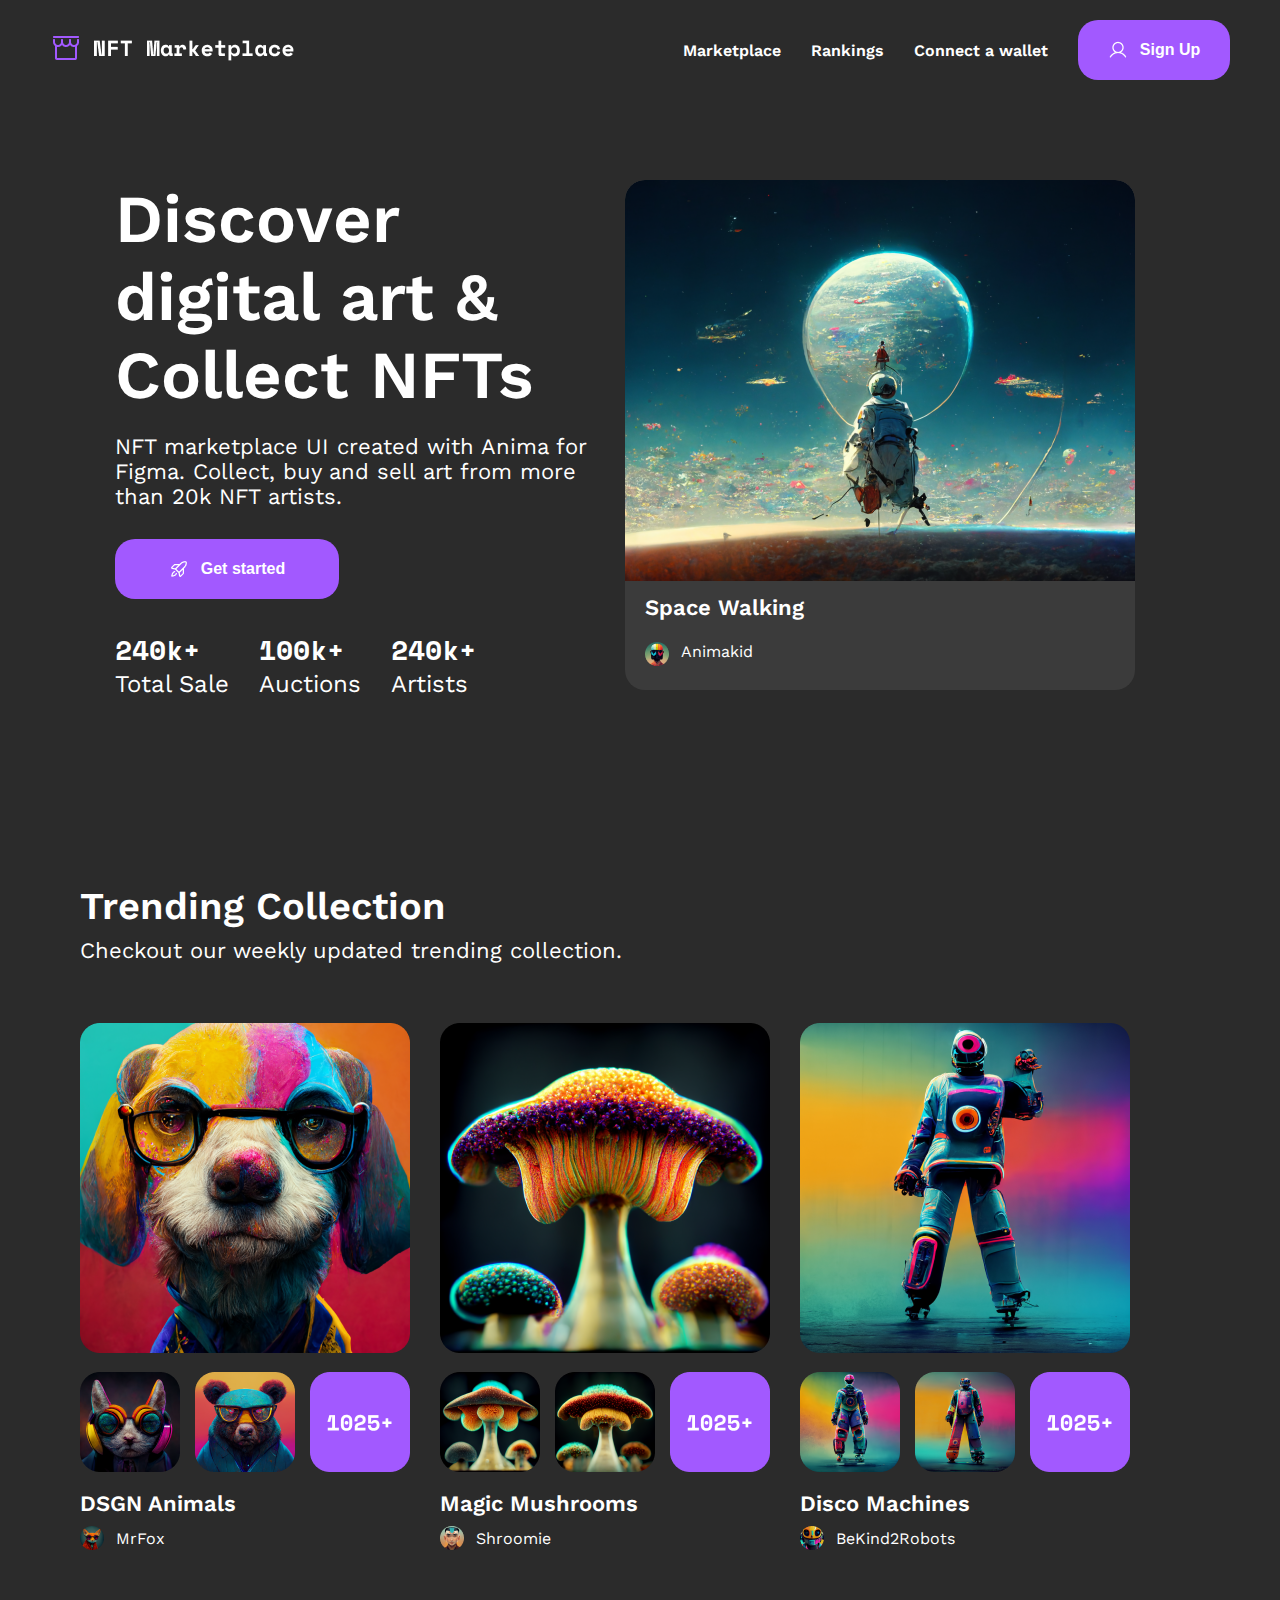
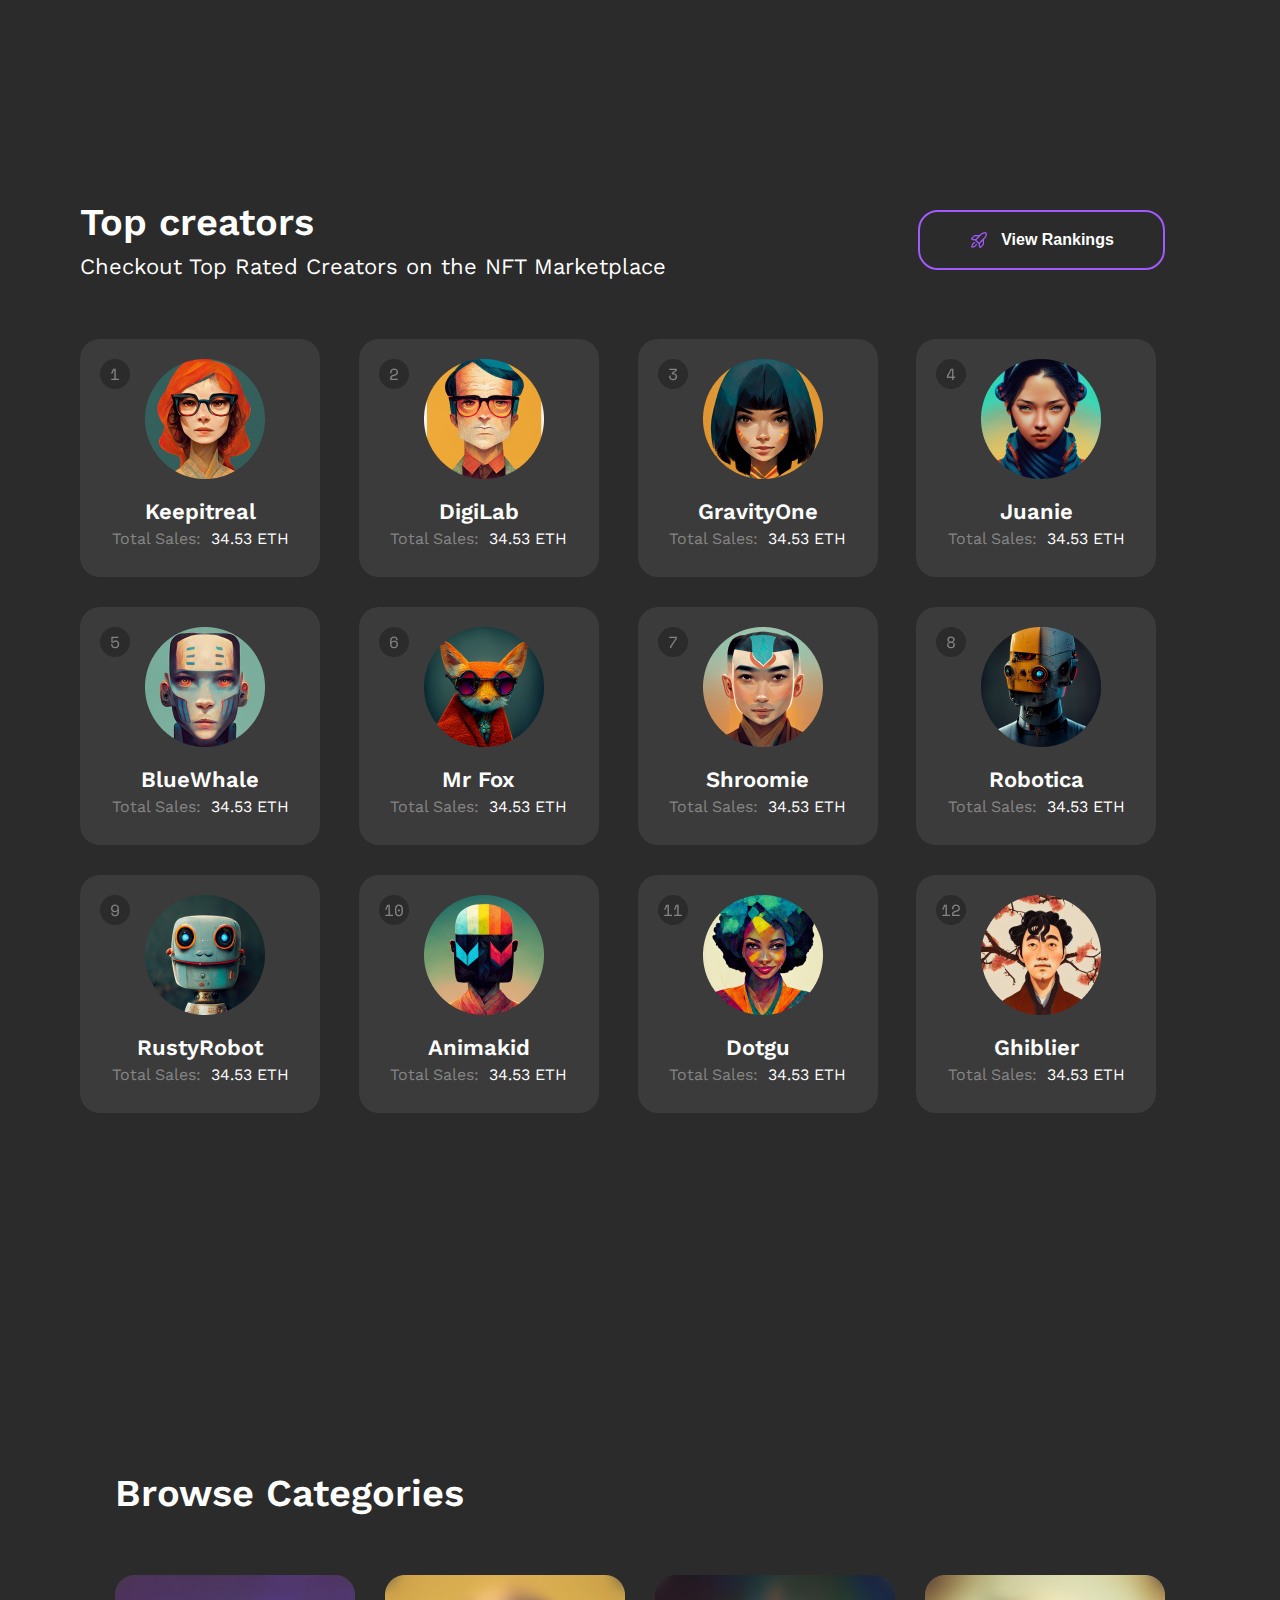
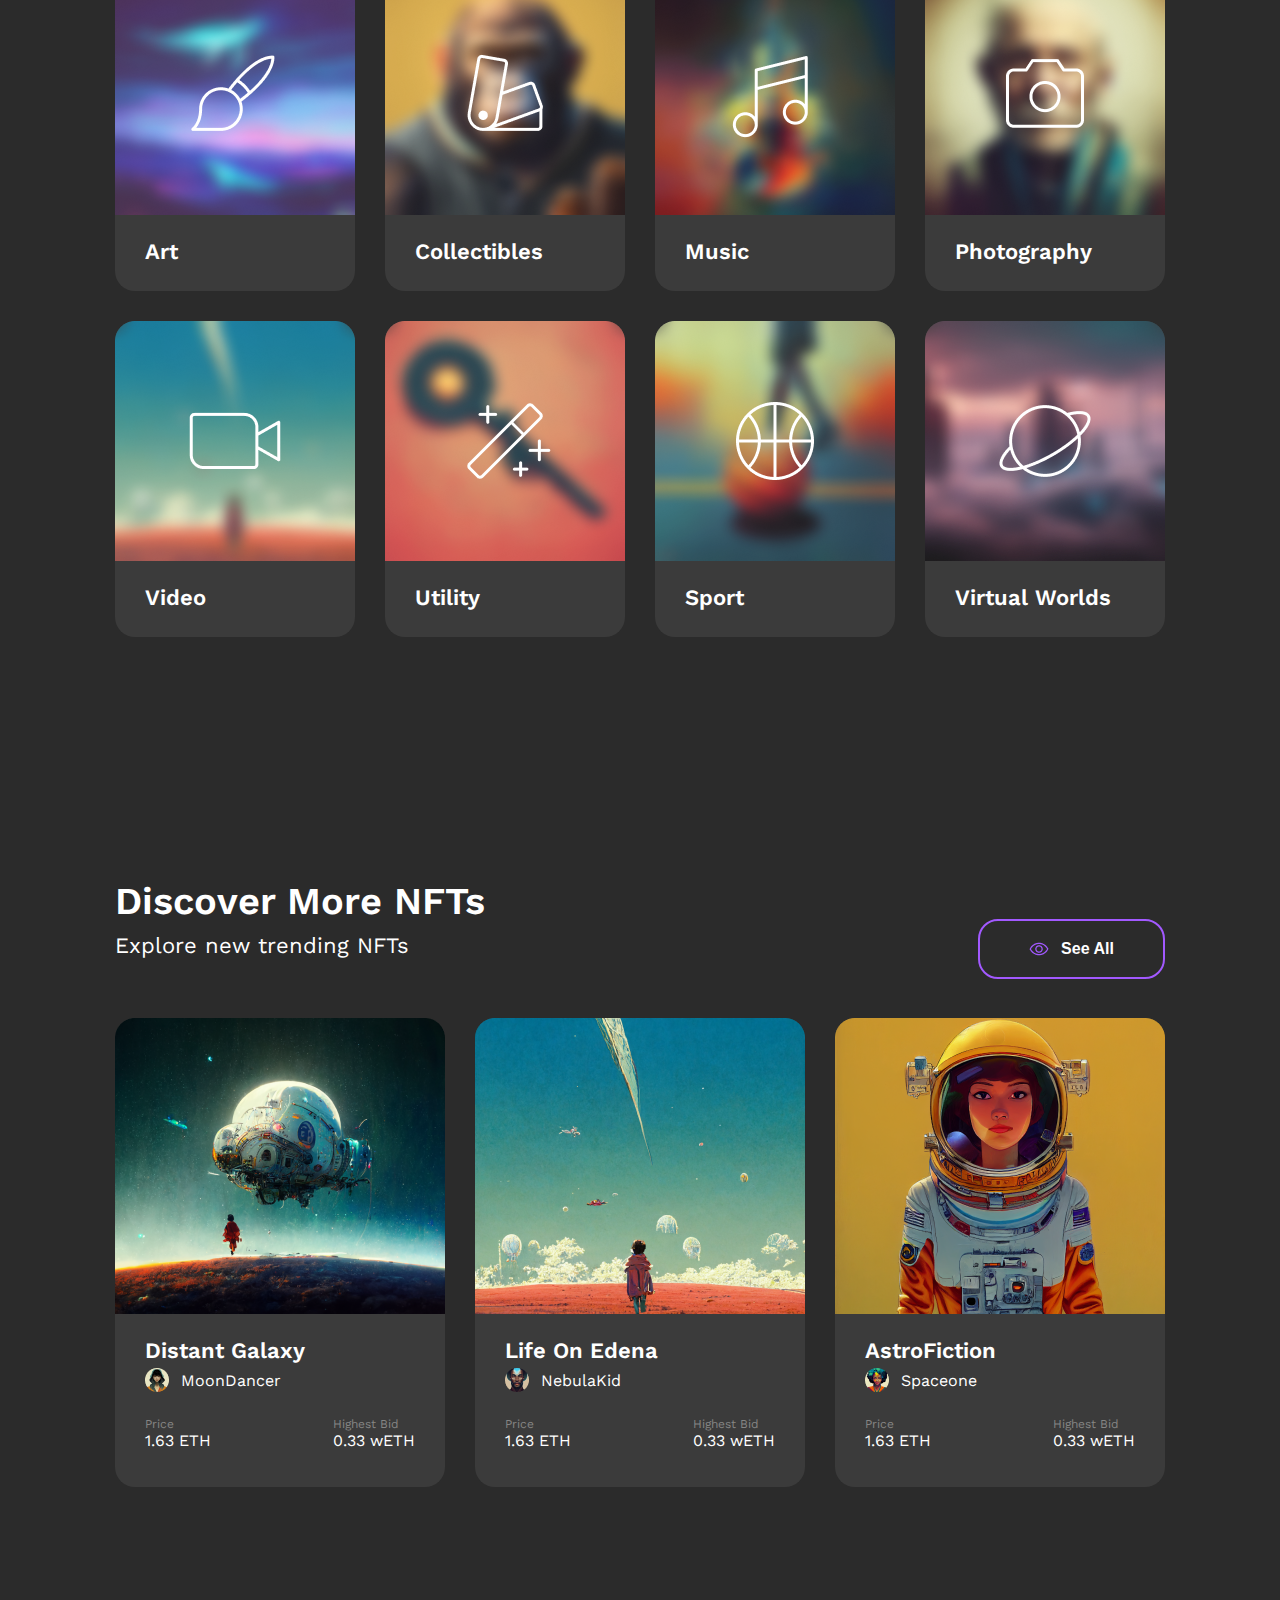
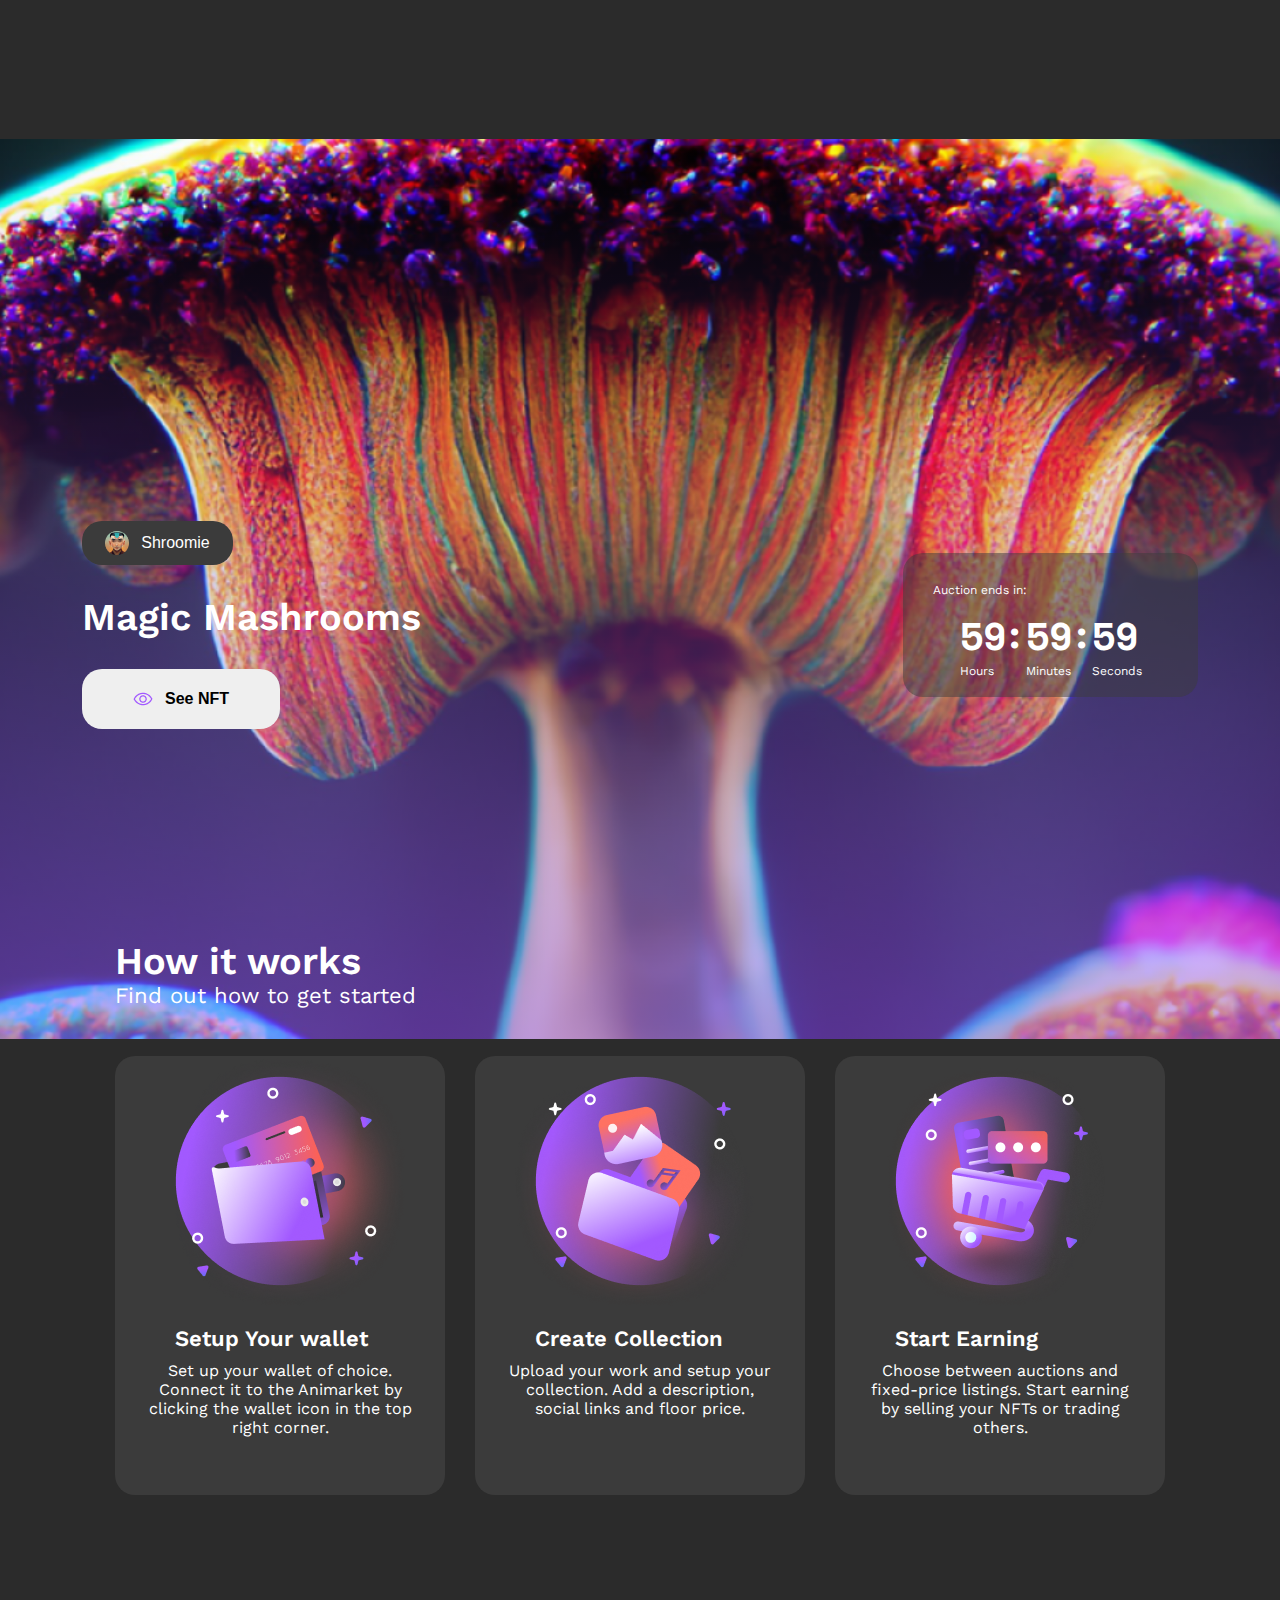
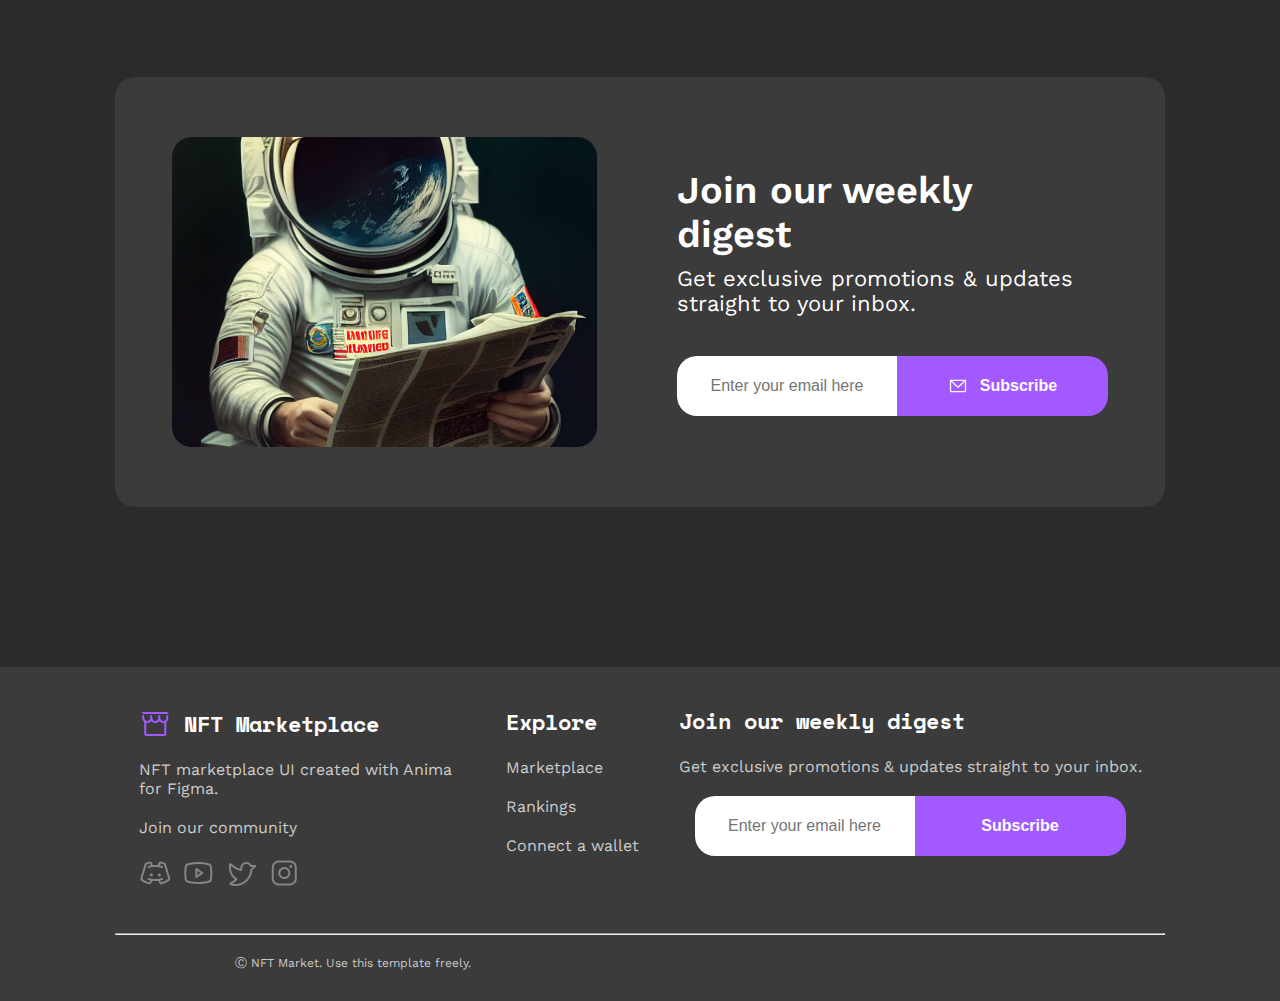
<file: index.html>
<!DOCTYPE html>
<html lang="en">
  <head>
    <meta charset="UTF-8" />
    <meta name="viewport" content="width=device-width, initial-scale=1.0" />
    <title>Nft marketplace</title>
    <link rel="preconnect" href="https://fonts.googleapis.com" />
    <link rel="preconnect" href="https://fonts.gstatic.com" crossorigin />
    <link
      href="https://fonts.googleapis.com/css2?family=Space+Mono:wght@700&family=Work+Sans:wght@400;600&display=swap"
      rel="stylesheet"
    />
    <link rel="stylesheet" href="./css/styles.css" />
  </head>
  <body>
    <div class="container">
      <header class="header">
        <a href="#" class="header__logo-link"
          ><img
            class="header__logo"
            src="./assets/logo_main.png"
            alt="Logo of marketplace"
        /></a>

        <nav class="nav">
          <ul class="nav__ul">
            <li class="nav__li">
              <a href="#" class="nav__link">Marketplace</a>
            </li>
            <li class="nav__li">
              <a href="#" class="nav__link">Rankings</a>
            </li>
            <li class="nav__li">
              <a href="#" class="nav__link">Connect a wallet</a>
            </li>
          </ul>
          <button class="header__btn">
            <a href="#" class="header-btn__link">
              <img
                class="header-btn__img"
                src="./assets/User.png"
                alt="User's photo"
              />
              <p class="header-btn__title">Sign Up</p>
            </a>
          </button>
        </nav>
        <div class="burger">
          <div class="burger__line"></div>
        </div>
      </header>

      <section class="discover">
        <div class="discover__content">
          <h1 class="discover-content__title">
            Discover <br />
            digital art & <br />
            Collect NFTs
          </h1>
          <p class="discover-content__subtitle">
            NFT marketplace UI created with Anima for Figma. Collect, buy and
            sell art from more than 20k NFT artists.
          </p>

          <div class="discover__adaptive">
            <button class="discover-content__btn">
              <img src="./assets/RocketLaunch.png" alt="The Rocket" />
              <a href="#">Get started</a>
            </button>
            <div class="discover-content__rate">
              <div class="rate__info">
                <h4 class="rate__title">240k+</h4>
                <p class="rate__subtitle">Total Sale</p>
              </div>
              <div class="rate__info">
                <h4 class="rate__title">100k+</h4>
                <p class="rate__subtitle">Auctions</p>
              </div>
              <div class="rate__info">
                <h4 class="rate__title">240k+</h4>
                <p class="rate__subtitle">Artists</p>
              </div>
            </div>
          </div>
        </div>
        <div class="discover__img">
          <img src="./assets/Image Placeholder.png" alt="Placeholder" />
          <h5 class="discover-img__title">Space Walking</h5>
          <div class="discover-img__subtitle">
            <img src="./assets/Asset 12 2.png" alt="Animakid" />
            <p>Animakid</p>
          </div>
        </div>
      </section>

      <section class="section__trend">
        <div class="trend__wrapper">
          <h3 class="trend__title">Trending Collection</h3>
          <p class="trend__subtitle">
            Checkout our weekly updated trending collection.
          </p>

          <div class="trend-card__wrapper">
            <div class="trend__card">
              <a href="#" class="trend__primary-img">
                <img
                  src="./assets/Primary Photo Placeholder.png"
                  alt="Photo of dog"
                  class="trend__card-scale"
                />
              </a>
              <div class="trend-card__items">
                <a href="#" class="trend__secondary-img"
                  ><img
                    src="./assets/Secondary Photo Placeholder.png"
                    alt="photo of animal"
                    class="trend__card-scale"
                /></a>
                <a href="#" class="trend__secondary-img"
                  ><img
                    src="./assets/Secondary Photo Placeholder 2.png"
                    alt="photo of animal"
                    class="trend__card-scale"
                /></a>
                <a href="#" class="trend__secondary-img"
                  ><img
                    src="./assets/Number of additional NFTs.png"
                    alt="Amount of items"
                    class="trend__card-scale"
                /></a>
              </div>
              <h5 class="trend-card__title">DSGN Animals</h5>
              <div class="trend-card__avatar">
                <img src="./assets/Avatar.png" alt="Avatar" />
                <p class="trend-card__subtitle">MrFox</p>
              </div>
            </div>

            <div class="trend__card trend__card-nonvisible">
              <a href="#" class="trend__primary-img">
                <img
                  src="./assets/Primary Photo Placeholder Mushroom.png"
                  alt="Photo of mushroom"
                  class="trend__card-scale"
                />
              </a>
              <div class="trend-card__items">
                <a href="#" class="trend__secondary-img"
                  ><img
                    src="./assets/Secondary Photo Placeholder Mushroom.png"
                    alt="photo of mushroom"
                    class="trend__card-scale"
                /></a>
                <a href="#" class="trend__secondary-img"
                  ><img
                    src="./assets/Secondary Photo Placeholder Mushroom2.png"
                    alt="photo of mushroom"
                    class="trend__card-scale"
                /></a>
                <a href="#" class="trend__secondary-img"
                  ><img
                    src="./assets/Number of additional NFTs.png"
                    alt="Amount of items"
                    class="trend__card-scale"
                /></a>
              </div>
              <h5 class="trend-card__title">Magic Mushrooms</h5>
              <div class="trend-card__avatar">
                <img src="./assets/Avatar2.png" alt="Avatar" />
                <p class="trend-card__subtitle">Shroomie</p>
              </div>
            </div>

            <div class="trend__card trend__card-hidden">
              <a href="#" class="trend__primary-img">
                <img
                  src="./assets/Primary Photo Placeholder Person.png"
                  alt="Photo of Robot"
                  class="trend__card-scale"
                />
              </a>
              <div class="trend-card__items">
                <a href="#" class="trend__secondary-img"
                  ><img
                    src="./assets/Secondary Photo Placeholder Person.png"
                    alt="Photo of robot"
                    class="trend__card-scale"
                /></a>
                <a href="#" class="trend__secondary-img"
                  ><img
                    src="./assets/Secondary Photo Placeholder Person2.png"
                    alt="Photo of robot"
                    class="trend__card-scale"
                /></a>
                <a href="#" class="trend__secondary-img"
                  ><img
                    src="./assets/Number of additional NFTs.png"
                    alt="Amount of items"
                    class="trend__card-scale"
                /></a>
              </div>
              <h5 class="trend-card__title">Disco Machines</h5>
              <div class="trend-card__avatar">
                <img src="./assets/Avatar3.png" alt="Avatar" />
                <p class="trend-card__subtitle">BeKind2Robots</p>
              </div>
            </div>
          </div>
        </div>
      </section>

      <section class="section__creators">
        <div class="creators__header-wrapper">
          <div>
            <h3 class="creators__title">Top creators</h3>
            <p class="creators__subtitle">
              Checkout Top Rated Creators on the NFT Marketplace
            </p>
          </div>
          <a href="#" class="creators__link">
            <button class="creators__btn">
              <img src="./assets/RocketLaunch purple.png" alt="The rocket" />
              <p>View Rankings</p>
            </button>
          </a>
        </div>

        <div class="creators__cards-wrapper">
          <div class="creators__card creators__card-grid">
            <div class="creators-card__imgs">
              <img
                src="./assets/Ranking Number1.png"
                alt="Number 1"
                class="creators-card__number"
              />
              <img
                src="./assets/Avatar-creators.png"
                alt="The girl"
                class="creators-card__avatar"
              />
            </div>
            <div class="creators-card__flex">
              <h5>Keepitreal</h5>
              <div class="creators-card__desc">
                <p class="card__desc">Total Sales:</p>
                <p>34.53 ETH</p>
              </div>
            </div>
            <a href="#" class="creators__link"></a>
          </div>

          <div class="creators__card creators__card-grid">
            <div class="creators-card__imgs">
              <img
                src="./assets/Ranking Number2.png"
                alt="Number 2"
                class="creators-card__number"
              />
              <img
                src="./assets/Artist Avatar.png"
                alt="The man"
                class="creators-card__avatar"
              />
            </div>
            <div class="creators-card__flex">
              <h5>DigiLab</h5>
              <div class="creators-card__desc">
                <p class="card__desc">Total Sales:</p>
                <p>34.53 ETH</p>
              </div>
            </div>
            <a href="#" class="creators__link"></a>
          </div>

          <div class="creators__card creators__card-grid">
            <div class="creators-card__imgs">
              <img
                src="./assets/Ranking Number3.png"
                alt="Number 3"
                class="creators-card__number"
              />
              <img
                src="./assets/Avatar-creators2.png"
                alt="The girl"
                class="creators-card__avatar"
              />
            </div>
            <div class="creators-card__flex">
              <h5>GravityOne</h5>
              <div class="creators-card__desc">
                <p class="card__desc">Total Sales:</p>
                <p>34.53 ETH</p>
              </div>
            </div>
            <a href="#" class="creators__link"></a>
          </div>

          <div class="creators__card creators__card-grid">
            <div class="creators-card__imgs">
              <img
                src="./assets/Ranking Number4.png"
                alt="Number 4"
                class="creators-card__number"
              />
              <img
                src="./assets/Avatar-creators3.png"
                alt="The girl"
                class="creators-card__avatar"
              />
            </div>
            <div class="creators-card__flex">
              <h5>Juanie</h5>
              <div class="creators-card__desc">
                <p class="card__desc">Total Sales:</p>
                <p>34.53 ETH</p>
              </div>
            </div>
            <a href="#" class="creators-card__link"></a>
          </div>

          <div class="creators__card creators__card-grid">
            <div class="creators-card__imgs">
              <img
                src="./assets/Ranking Number5.png"
                alt="Number 5"
                class="creators-card__number"
              />
              <img
                src="./assets/Avatar-creators4.png"
                alt="The girl"
                class="creators-card__avatar"
              />
            </div>
            <div class="creators-card__flex">
              <h5>BlueWhale</h5>
              <div class="creators-card__desc">
                <p class="card__desc">Total Sales:</p>
                <p>34.53 ETH</p>
              </div>
            </div>
            <a href="#" class="creators__link"></a>
          </div>

          <div class="creators__card creators__card-grid creators__nonvisible">
            <div class="creators-card__imgs">
              <img
                src="./assets/Ranking Number6.png"
                alt="Number 6"
                class="creators-card__number"
              />
              <img
                src="./assets/Avatar-creators5.png"
                alt="The fox"
                class="creators-card__avatar"
              />
            </div>
            <div class="creators-card__flex">
              <h5>Mr Fox</h5>
              <div class="creators-card__desc">
                <p class="card__desc">Total Sales:</p>
                <p>34.53 ETH</p>
              </div>
            </div>
            <a href="#" class="creators__link"></a>
          </div>

          <div class="creators__card creators__card-hidden">
            <div class="creators-card__imgs">
              <img src="./assets/Ranking Number7.png" alt="Number 7" />
              <img src="./assets/Avatar-creators6.png" alt="The boy" />
            </div>
            <h5>Shroomie</h5>
            <div class="creators-card__desc">
              <p class="card__desc">Total Sales:</p>
              <p>34.53 ETH</p>
            </div>
            <a href="#" class="creators__link"></a>
          </div>

          <div class="creators__card creators__card-hidden">
            <div class="creators-card__imgs">
              <img src="./assets/Ranking Number8.png" alt="Number 8" />
              <img src="./assets/Avatar-creators7.png" alt="The robot" />
            </div>
            <h5>Robotica</h5>
            <div class="creators-card__desc">
              <p class="card__desc">Total Sales:</p>
              <p>34.53 ETH</p>
            </div>
            <a href="#" class="creators__link"></a>
          </div>

          <div class="creators__card creators__card-hidden">
            <div class="creators-card__imgs">
              <img src="./assets/Ranking Number9.png" alt="Number 9" />
              <img src="./assets/Avatar-creators8.png" alt="The RustyRobot" />
            </div>
            <h5>RustyRobot</h5>
            <div class="creators-card__desc">
              <p class="card__desc">Total Sales:</p>
              <p>34.53 ETH</p>
            </div>
            <a href="#" class="creators__link"></a>
          </div>

          <div class="creators__card creators__card-hidden">
            <div class="creators-card__imgs">
              <img src="./assets/Ranking Number10.png" alt="Number 10" />
              <img src="./assets/Avatar-creators9.png" alt="The animakid" />
            </div>
            <h5>Animakid</h5>
            <div class="creators-card__desc">
              <p class="card__desc">Total Sales:</p>
              <p>34.53 ETH</p>
            </div>
            <a href="#" class="creators__link"></a>
          </div>

          <div class="creators__card creators__card-hidden">
            <div class="creators-card__imgs">
              <img src="./assets/Ranking Number11.png" alt="Number 11" />
              <img src="./assets/Avatar-creators10.png" alt="The Dotgu" />
            </div>
            <h5>Dotgu</h5>
            <div class="creators-card__desc">
              <p class="card__desc">Total Sales:</p>
              <p>34.53 ETH</p>
            </div>
            <a href="#" class="creators__link"></a>
          </div>

          <div class="creators__card creators__card-hidden">
            <div class="creators-card__imgs">
              <img src="./assets/Ranking Number12.png" alt="Number 12" />
              <img src="./assets/Avatar-creators11.png" alt="The Ghiblier" />
            </div>
            <h5>Ghiblier</h5>
            <div class="creators-card__desc">
              <p class="card__desc">Total Sales:</p>
              <p>34.53 ETH</p>
            </div>
            <a href="#" class="creators__link"></a>
          </div>
        </div>
      </section>

      <section class="section__categories">
        <h3 class="categories__title">Browse Categories</h3>

        <div class="categories__card-wrapper">
          <div class="categories__card">
            <img src="./assets/Category Icon1.png" alt="Icon" />
            <p class="categories-card__title">Art</p>
            <a href="#" class="categories-card__link"></a>
          </div>

          <div class="categories__card">
            <img src="./assets/Category Icon2.png" alt="Icon" />
            <p class="categories-card__title">Collectibles</p>
            <a href="#" class="categories-card__link"></a>
          </div>

          <div class="categories__card">
            <img src="./assets/Category Icon3.png" alt="Icon" />
            <p class="categories-card__title">Music</p>
            <a href="#" class="categories-card__link"></a>
          </div>

          <div class="categories__card">
            <img src="./assets/Category Icon4.png" alt="Icon" />
            <p class="categories-card__title">Photography</p>
            <a href="#" class="categories-card__link"></a>
          </div>

          <div class="categories__card">
            <img src="./assets/Category Icon5.png" alt="Icon" />
            <p class="categories-card__title">Video</p>
            <a href="#" class="categories-card__link"></a>
          </div>

          <div class="categories__card">
            <img src="./assets/Category Icon6.png" alt="Icon" />
            <p class="categories-card__title">Utility</p>
            <a href="#" class="categories-card__link"></a>
          </div>

          <div class="categories__card">
            <img src="./assets/Category Icon7.png" alt="Icon" />
            <p class="categories-card__title">Sport</p>
            <a href="#" class="categories-card__link"></a>
          </div>

          <div class="categories__card">
            <img src="./assets/Category Icon8.png" alt="Icon" />
            <p class="categories-card__title">Virtual Worlds</p>
            <a href="#" class="categories-card__link"></a>
          </div>
        </div>
      </section>

      <section class="section__nft">
        <div class="nft-desc__box">
          <div>
            <h3 class="nft__title">Discover More NFTs</h3>
            <p class="nft__subtitle">Explore new trending NFTs</p>
          </div>
          <a href="#" class="nft-btn__link">
            <button class="nft__btn">
              <img src="./assets/Eye.png" alt="Eye" />
              <p class="nft-btn__title">See All</p>
            </button>
          </a>
        </div>

        <div class="nft__container">
          <div class="nft__card">
            <img
              src="./assets/Distant galaxy.png"
              alt="Distant Galaxy"
              class="nft-car__main-img"
            />
            <a href="#" class="nft__link"></a>
            <h5 class="nft-card__title">Distant Galaxy</h5>
            <div class="nft-card__content-box">
              <img src="./assets/MoonDancer.png" alt="Profile" />
              <p class="nft-card__subtitle">MoonDancer</p>
            </div>
            <div class="nft-card__info-box">
              <div class="nft-card__price-box">
                <p class="nft-card__text">Price</p>
                <p class="nft-card__price">1.63 ETH</p>
              </div>
              <div class="nft-card__price-box">
                <p class="nft-card__text">Highest Bid</p>
                <p class="nft-card__price">0.33 wETH</p>
              </div>
            </div>
          </div>

          <div class="nft__card">
            <img
              src="./assets/Life on edena.png"
              alt="Life On Edena"
              class="nft-car__main-img"
            />
            <a href="#" class="nft__link"></a>
            <h5 class="nft-card__title">Life On Edena</h5>
            <div class="nft-card__content-box">
              <img src="./assets/NebulaKid.png" alt="Profile" />
              <p class="nft-card__subtitle">NebulaKid</p>
            </div>
            <div class="nft-card__info-box">
              <div class="nft-card__price-box">
                <p class="nft-card__text">Price</p>
                <p class="nft-card__price">1.63 ETH</p>
              </div>
              <div class="nft-card__price-box">
                <p class="nft-card__text">Highest Bid</p>
                <p class="nft-card__price">0.33 wETH</p>
              </div>
            </div>
          </div>

          <div class="nft__card nft__card-hidden">
            <img
              src="./assets/AstroFiction.png"
              alt="AstroFiction"
              class="nft-car__main-img"
            />
            <a href="#" class="nft__link"></a>
            <h5 class="nft-card__title">AstroFiction</h5>
            <div class="nft-card__content-box">
              <img src="./assets/Spaceone.png" alt="Profile" />
              <p class="nft-card__subtitle">Spaceone</p>
            </div>
            <div class="nft-card__info-box">
              <div class="nft-card__price-box">
                <p class="nft-card__text">Price</p>
                <p class="nft-card__price">1.63 ETH</p>
              </div>
              <div class="nft-card__price-box">
                <p class="nft-card__text">Highest Bid</p>
                <p class="nft-card__price">0.33 wETH</p>
              </div>
            </div>
          </div>
        </div>
      </section>
    </div>

    <section class="section__auction">
      <div class="auction__image">
        <div class="auction-content_wrapper">
          <div class="auction__box">
            <a href="#">
              <button class="auction__btn">
                <img src="./assets/Shroomie.png" alt="Shroomie" />
                <p>Shroomie</p>
              </button>
            </a>

            <h3>Magic Mashrooms</h3>

            <a href="#">
              <button class="auction__cta">
                <img src="./assets/Eye.png" alt="Eye" />
                <p>See NFT</p>
              </button>
            </a>
          </div>

          <div class="auction__timer">
            <p class="auction-timer__title">Auction ends in:</p>
            <div class="timer-content__box">
              <div class="auction-timer__content">
                <h3 class="auction-timer__text">59</h3>
                <p class="auction-timer__subtitle">Hours</p>
              </div>
              <div>
                <p class="auction-timer__text timer-text-up">:</p>
              </div>

              <div class="auction-timer__content">
                <h3 class="auction-timer__text">59</h3>
                <p class="auction-timer__subtitle">Minutes</p>
              </div>
              <div>
                <p class="auction-timer__text timer-text-up2">:</p>
              </div>
              <div class="auction-timer__content">
                <h3 class="auction-timer__text">59</h3>
                <p class="auction-timer__subtitle">Seconds</p>
              </div>
            </div>
          </div>
        </div>
      </div>
    </section>

    <div class="container">
      <section class="section__howitworks">
        <h3 class="howitworks__title">How it works</h3>
        <p class="howitworks__subtitle">Find out how to get started</p>

        <div class="howitworks-cards__container">
          <div class="howitworks__card">
            <img src="./assets/set-up-wallet.png" alt="Set up wallet" />
            <div class="howitworks-content__box">
              <h5 class="howitworks-card__title">Setup Your wallet</h5>
              <p class="howitworks-card__subtitle">
                Set up your wallet of choice. Connect it to the Animarket by
                clicking the wallet icon in the top right corner.
              </p>
            </div>
          </div>

          <div class="howitworks__card">
            <img src="./assets/create-collection.png" alt="Create Collection" />
            <div class="howitworks-content__box">
              <h5 class="howitworks-card__title">Create Collection</h5>
              <p class="howitworks-card__subtitle">
                Upload your work and setup your collection. Add a description,
                social links and floor price.
              </p>
            </div>
          </div>

          <div class="howitworks__card">
            <img src="./assets/start-earning.png" alt="Start Earning" />
            <div class="howitworks-content__box">
              <h5 class="howitworks-card__title">Start Earning</h5>
              <p class="howitworks-card__subtitle">
                Choose between auctions and fixed-price listings. Start earning
                by selling your NFTs or trading others.
              </p>
            </div>
          </div>
        </div>
      </section>

      <section class="section__digest">
        <div class="digest__container">
          <img
            src="./assets/weekly digest.png"
            alt="Weekly digest"
            class="weekly-digest__img"
          />

          <div class="digest-container__content">
            <h3 class="digest__title">
              Join our weekly <br />
              digest
            </h3>
            <p class="digest__subtitle">
              Get exclusive promotions & updates <br />
              straight to your inbox.
            </p>

            <div class="form__container">
              <div class="form-container__inline">
                <form action="" method="get">
                  <input
                    type="email"
                    name="emailaddress"
                    placeholder="Enter your email here"
                    class="email__form email-form__adaptive"
                  />
                </form>

                <button type="submit" class="digest__btn digest-btn__adaptive">
                  <img src="./assets/EnvelopeSimple.png" alt="Email" />
                  <p>Subscribe</p>
                </button>
              </div>
            </div>
          </div>
        </div>
      </section>
    </div>

    <footer class="footer">
      <div class="footer__wrapper">
        <div class="footer-wrapper__content footer-content-width">
          <div class="footer-logo__box">
            <img src="./assets/Storefront.png" alt="Footer logo" />
            <h5 class="footer__title">NFT Marketplace</h5>
          </div>
          <p class="footer__text">
            NFT marketplace UI created with Anima for Figma.
          </p>
          <p class="footer__text">Join our community</p>

          <div class="footer__social">
            <ul>
              <li>
                <a href="https://discord.com/"
                  ><img src="./assets/DiscordLogo.png" alt="Discord Logo"
                /></a>
              </li>
              <li>
                <a href="https://www.youtube.com/"
                  ><img src="./assets/YoutubeLogo.png" alt="Youtube Logo"
                /></a>
              </li>
              <li>
                <a href="https://twitter.com/"
                  ><img src="./assets/TwitterLogo.png" alt="Twitter Logo"
                /></a>
              </li>
              <li>
                <a href="https://www.instagram.com/"
                  ><img src="./assets/InstagramLogo.png" alt="Instagram Logo"
                /></a>
              </li>
            </ul>
          </div>
        </div>

        <div class="footer-wrapper__content">
          <h5 class="footer__title footer__title-padding">Explore</h5>

          <div class="footer__links">
            <ul>
              <li><a href="#" class="footer__text">Marketplace</a></li>
              <li><a href="#" class="footer__text">Rankings</a></li>
              <li><a href="#" class="footer__text">Connect a wallet</a></li>
            </ul>
          </div>
        </div>

        <div class="footer-wrapper__content">
          <h5 class="footer__title">Join our weekly digest</h5>
          <p class="footer__text">
            Get exclusive promotions & updates straight to your inbox.
          </p>
          <div class="form__container">
            <div class="form-container__inline">
              <form action="" method="get">
                <input
                  type="email"
                  name="emailaddress"
                  placeholder="Enter your email here"
                  class="email__form email-form__adaptive"
                />
              </form>
              <button type="submit" class="digest__btn digest-btn__adaptive">
                <p>Subscribe</p>
              </button>
            </div>
          </div>
        </div>
      </div>
      <hr />
      <p class="footer__text footer-text__size">
        Ⓒ NFT Market. Use this template freely.
      </p>
    </footer>
  </body>
</html>
</file>
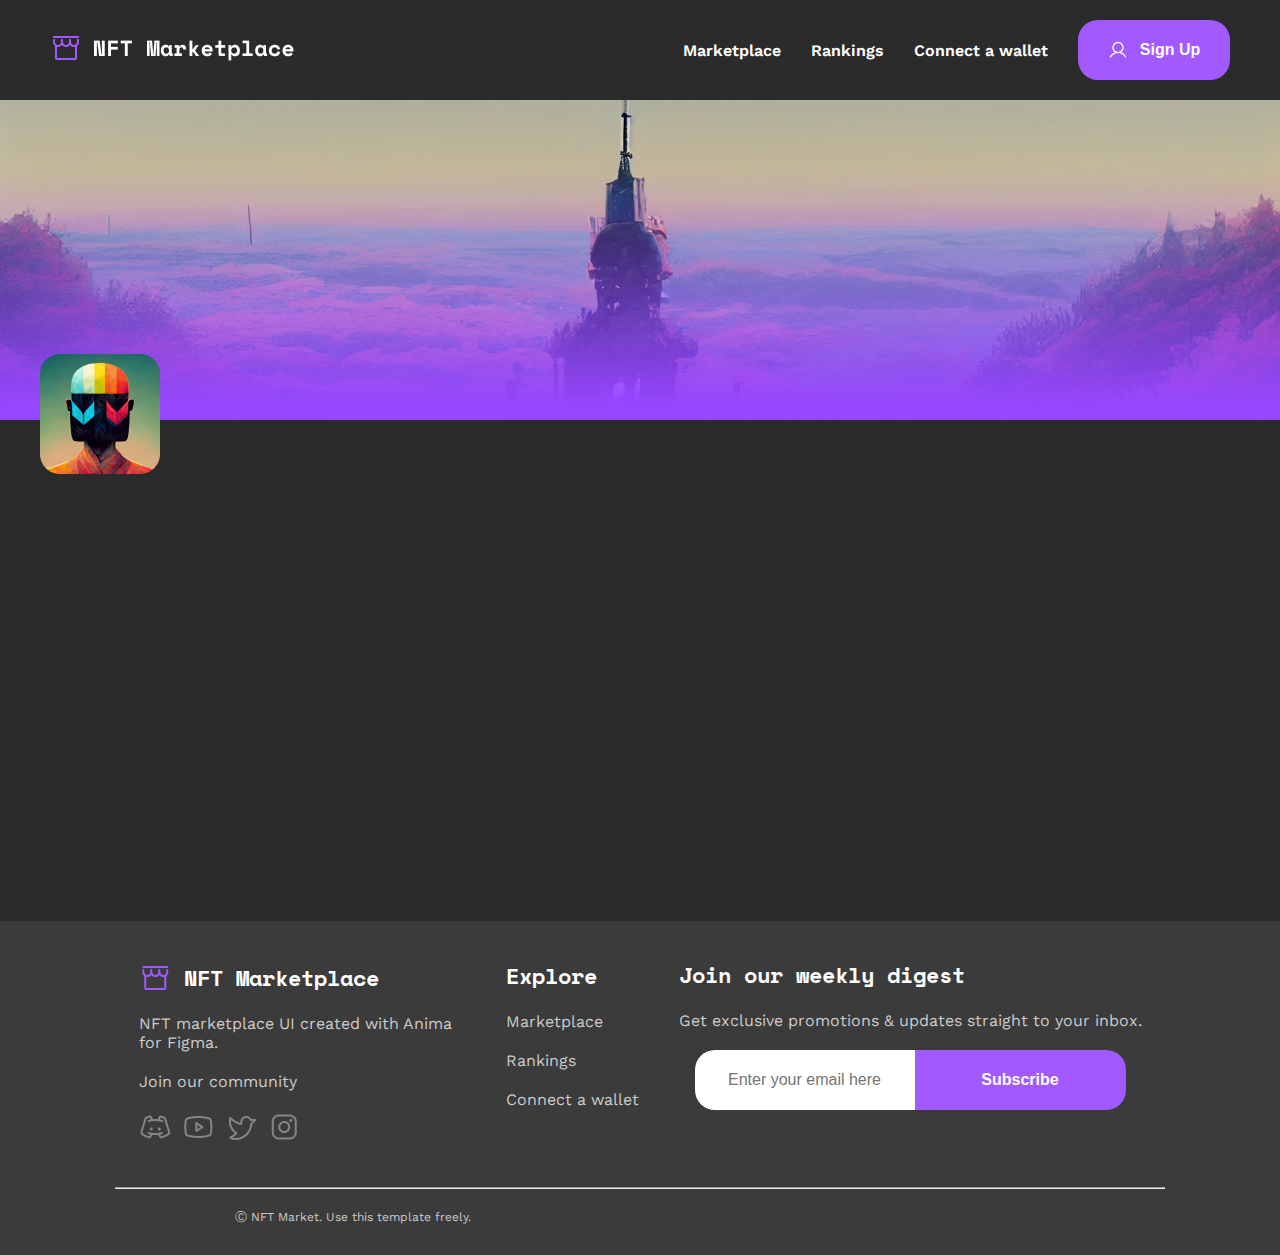
<file: artist-page.html>
<!DOCTYPE html>
<html lang="en">
  <head>
    <meta charset="UTF-8" />
    <meta name="viewport" content="width=device-width, initial-scale=1.0" />
    <title>Artist page</title>
    <link rel="preconnect" href="https://fonts.googleapis.com" />
    <link rel="preconnect" href="https://fonts.gstatic.com" crossorigin />
    <link
      href="https://fonts.googleapis.com/css2?family=Space+Mono:wght@700&family=Work+Sans:wght@400;600&display=swap"
      rel="stylesheet"
    />
    <link rel="stylesheet" href="./css/artist-page.css" />
    <link rel="stylesheet" href="./css/styles.css" />
  </head>
  <body>
    <div class="container">
      <header class="header">
        <a href="#" class="header__logo-link"
          ><img
            class="header__logo"
            src="./assets/logo_main.png"
            alt="Logo of marketplace"
        /></a>

        <nav class="nav">
          <ul class="nav__ul">
            <li class="nav__li">
              <a href="#" class="nav__link">Marketplace</a>
            </li>
            <li class="nav__li">
              <a href="#" class="nav__link">Rankings</a>
            </li>
            <li class="nav__li">
              <a href="#" class="nav__link">Connect a wallet</a>
            </li>
          </ul>
          <button class="header__btn">
            <a href="#" class="header-btn__link">
              <img
                class="header-btn__img"
                src="./assets/User.png"
                alt="User's photo"
              />
              <p class="header-btn__title">Sign Up</p>
            </a>
          </button>
        </nav>
        <div class="burger">
          <div class="burger__line"></div>
        </div>
      </header>

      <div class="animakid-imgs__wrapper">
        <img
          src="./assets/artist-page/artist-header.png"
          alt="Clouds"
          class="animakid-main__img"
        />
        <img
          src="./assets/artist-page/animakid.png"
          alt="Animakid profile"
          class="animakid-profile__img"
        />
      </div>

      <section class="section__animakid"></section>
    </div>

    <footer class="footer">
      <div class="footer__wrapper">
        <div class="footer-wrapper__content footer-content-width">
          <div class="footer-logo__box">
            <img src="./assets/Storefront.png" alt="Footer logo" />
            <h5 class="footer__title">NFT Marketplace</h5>
          </div>
          <p class="footer__text">
            NFT marketplace UI created with Anima for Figma.
          </p>
          <p class="footer__text">Join our community</p>

          <div class="footer__social">
            <ul>
              <li>
                <a href="https://discord.com/"
                  ><img src="./assets/DiscordLogo.png" alt="Discord Logo"
                /></a>
              </li>
              <li>
                <a href="https://www.youtube.com/"
                  ><img src="./assets/YoutubeLogo.png" alt="Youtube Logo"
                /></a>
              </li>
              <li>
                <a href="https://twitter.com/"
                  ><img src="./assets/TwitterLogo.png" alt="Twitter Logo"
                /></a>
              </li>
              <li>
                <a href="https://www.instagram.com/"
                  ><img src="./assets/InstagramLogo.png" alt="Instagram Logo"
                /></a>
              </li>
            </ul>
          </div>
        </div>

        <div class="footer-wrapper__content">
          <h5 class="footer__title footer__title-padding">Explore</h5>

          <div class="footer__links">
            <ul>
              <li><a href="#" class="footer__text">Marketplace</a></li>
              <li><a href="#" class="footer__text">Rankings</a></li>
              <li><a href="#" class="footer__text">Connect a wallet</a></li>
            </ul>
          </div>
        </div>

        <div class="footer-wrapper__content">
          <h5 class="footer__title">Join our weekly digest</h5>
          <p class="footer__text">
            Get exclusive promotions & updates straight to your inbox.
          </p>
          <div class="form__container">
            <div class="form-container__inline">
              <form action="" method="get">
                <input
                  type="email"
                  name="emailaddress"
                  placeholder="Enter your email here"
                  class="email__form email-form__adaptive"
                />
              </form>
              <button type="submit" class="digest__btn digest-btn__adaptive">
                <p>Subscribe</p>
              </button>
            </div>
          </div>
        </div>
      </div>
      <hr />
      <p class="footer__text footer-text__size">
        Ⓒ NFT Market. Use this template freely.
      </p>
    </footer>
  </body>
</html>
</file>
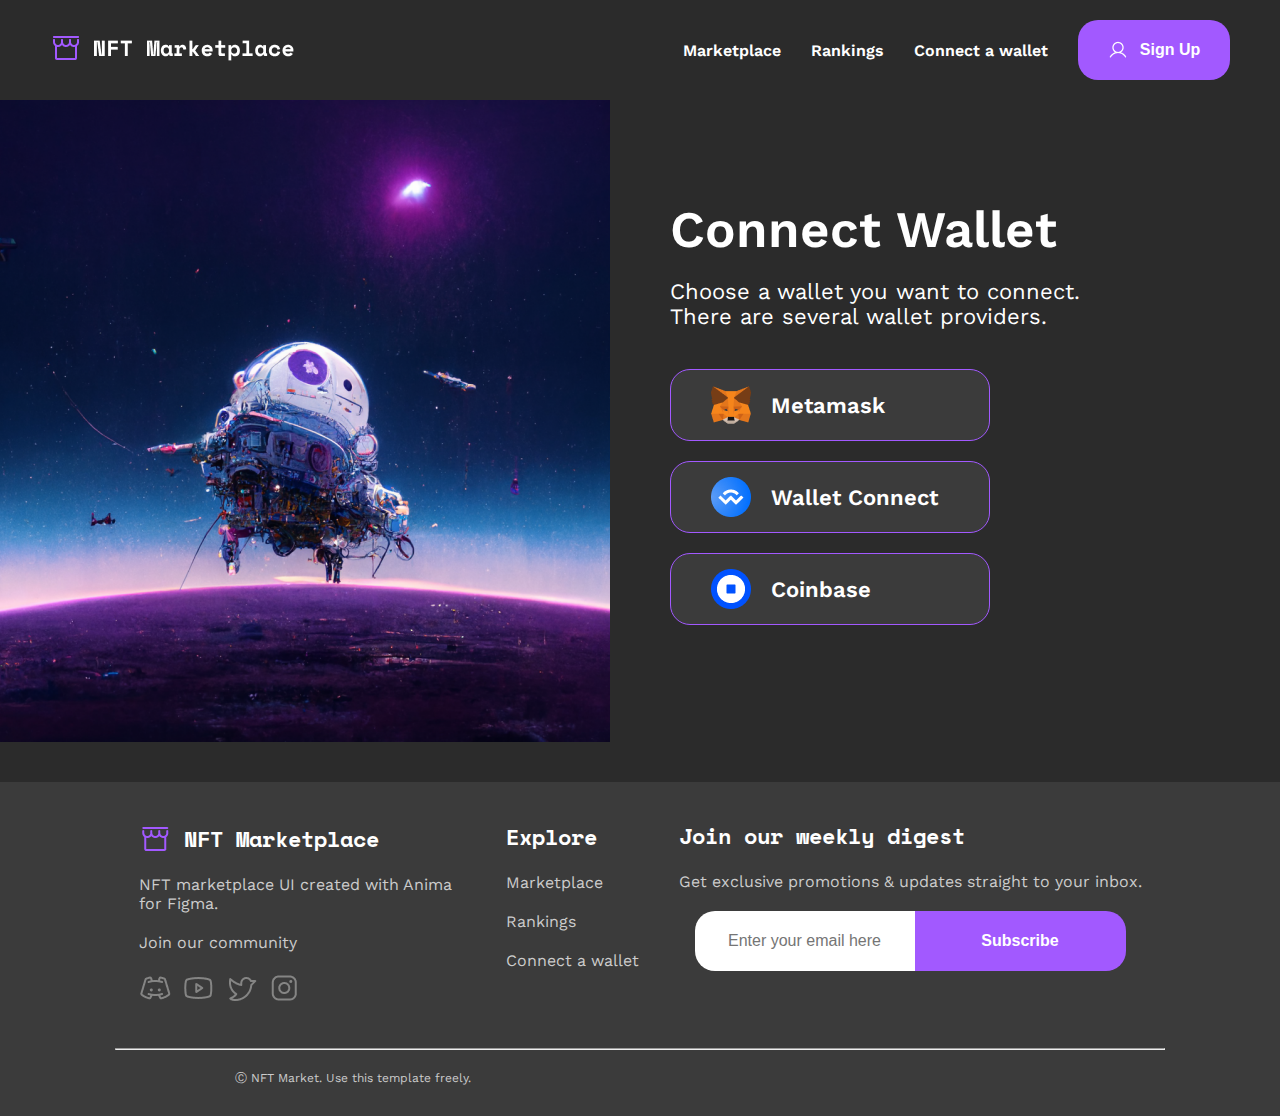
<file: connect-wallet.html>
<!DOCTYPE html>
<html lang="en">
  <head>
    <meta charset="UTF-8" />
    <meta name="viewport" content="width=device-width, initial-scale=1.0" />
    <title>Connect Wallet</title>
    <link rel="preconnect" href="https://fonts.googleapis.com" />
    <link rel="preconnect" href="https://fonts.gstatic.com" crossorigin />
    <link
      href="https://fonts.googleapis.com/css2?family=Space+Mono:wght@700&family=Work+Sans:wght@400;600&display=swap"
      rel="stylesheet"
    />
    <link rel="stylesheet" href="./css/connect-wallet.css" />
    <link rel="stylesheet" href="./css/styles.css" />
  </head>
  <body>
    <div class="container">
      <header class="header">
        <a href="#" class="header__logo-link"
          ><img
            class="header__logo"
            src="./assets/logo_main.png"
            alt="Logo of marketplace"
        /></a>

        <nav class="nav">
          <ul class="nav__ul">
            <li class="nav__li">
              <a href="#" class="nav__link">Marketplace</a>
            </li>
            <li class="nav__li">
              <a href="#" class="nav__link">Rankings</a>
            </li>
            <li class="nav__li">
              <a href="#" class="nav__link">Connect a wallet</a>
            </li>
          </ul>
          <button class="header__btn">
            <a href="#" class="header-btn__link">
              <img
                class="header-btn__img"
                src="./assets/User.png"
                alt="User's photo"
              />
              <p class="header-btn__title">Sign Up</p>
            </a>
          </button>
        </nav>
        <div class="burger">
          <div class="burger__line"></div>
        </div>
      </header>

      <section class="section-connect-wallet">
        <div class="main-img__wrapper">
          <img
            src="./assets/connect-wallet/connect-wallet-main-img.png"
            alt="Connect wallet"
            class="main-img"
          />
        </div>

        <div class="connect-wallet__container">
          <h2 class="connect-wallet__title">Connect Wallet</h2>
          <p class="connect-wallet__subtitle">
            Choose a wallet you want to connect. <br />
            There are several wallet providers.
          </p>
          <div class="connect-wallet__card">
            <img src="./assets/connect-wallet/Metamask.png" alt="Metamask" />
            <p class="card__title">Metamask</p>
          </div>

          <div class="connect-wallet__card">
            <a href="#" class="connect-wallet__link"></a>
            <img
              src="./assets/connect-wallet/WalletConnect.png"
              alt="Wallet Connect"
            />
            <p class="card__title">Wallet Connect</p>
          </div>

          <div class="connect-wallet__card">
            <img src="./assets/connect-wallet/Coinbase.png" alt="Coinbase" />
            <p class="card__title">Coinbase</p>
          </div>
        </div>
      </section>
    </div>

    <footer class="footer">
      <div class="footer__wrapper">
        <div class="footer-wrapper__content footer-content-width">
          <div class="footer-logo__box">
            <img src="./assets/Storefront.png" alt="Footer logo" />
            <h5 class="footer__title">NFT Marketplace</h5>
          </div>
          <p class="footer__text">
            NFT marketplace UI created with Anima for Figma.
          </p>
          <p class="footer__text">Join our community</p>

          <div class="footer__social">
            <ul>
              <li>
                <a href="https://discord.com/"
                  ><img src="./assets/DiscordLogo.png" alt="Discord Logo"
                /></a>
              </li>
              <li>
                <a href="https://www.youtube.com/"
                  ><img src="./assets/YoutubeLogo.png" alt="Youtube Logo"
                /></a>
              </li>
              <li>
                <a href="https://twitter.com/"
                  ><img src="./assets/TwitterLogo.png" alt="Twitter Logo"
                /></a>
              </li>
              <li>
                <a href="https://www.instagram.com/"
                  ><img src="./assets/InstagramLogo.png" alt="Instagram Logo"
                /></a>
              </li>
            </ul>
          </div>
        </div>

        <div class="footer-wrapper__content">
          <h5 class="footer__title footer__title-padding">Explore</h5>

          <div class="footer__links">
            <ul>
              <li><a href="#" class="footer__text">Marketplace</a></li>
              <li><a href="#" class="footer__text">Rankings</a></li>
              <li><a href="#" class="footer__text">Connect a wallet</a></li>
            </ul>
          </div>
        </div>

        <div class="footer-wrapper__content">
          <h5 class="footer__title">Join our weekly digest</h5>
          <p class="footer__text">
            Get exclusive promotions & updates straight to your inbox.
          </p>
          <div class="form__container">
            <div class="form-container__inline">
              <form action="" method="get">
                <input
                  type="email"
                  name="emailaddress"
                  placeholder="Enter your email here"
                  class="email__form email-form__adaptive"
                />
              </form>
              <button type="submit" class="digest__btn digest-btn__adaptive">
                <p>Subscribe</p>
              </button>
            </div>
          </div>
        </div>
      </div>
      <hr />
      <p class="footer__text footer-text__size">
        Ⓒ NFT Market. Use this template freely.
      </p>
    </footer>
  </body>
</html>
</file>
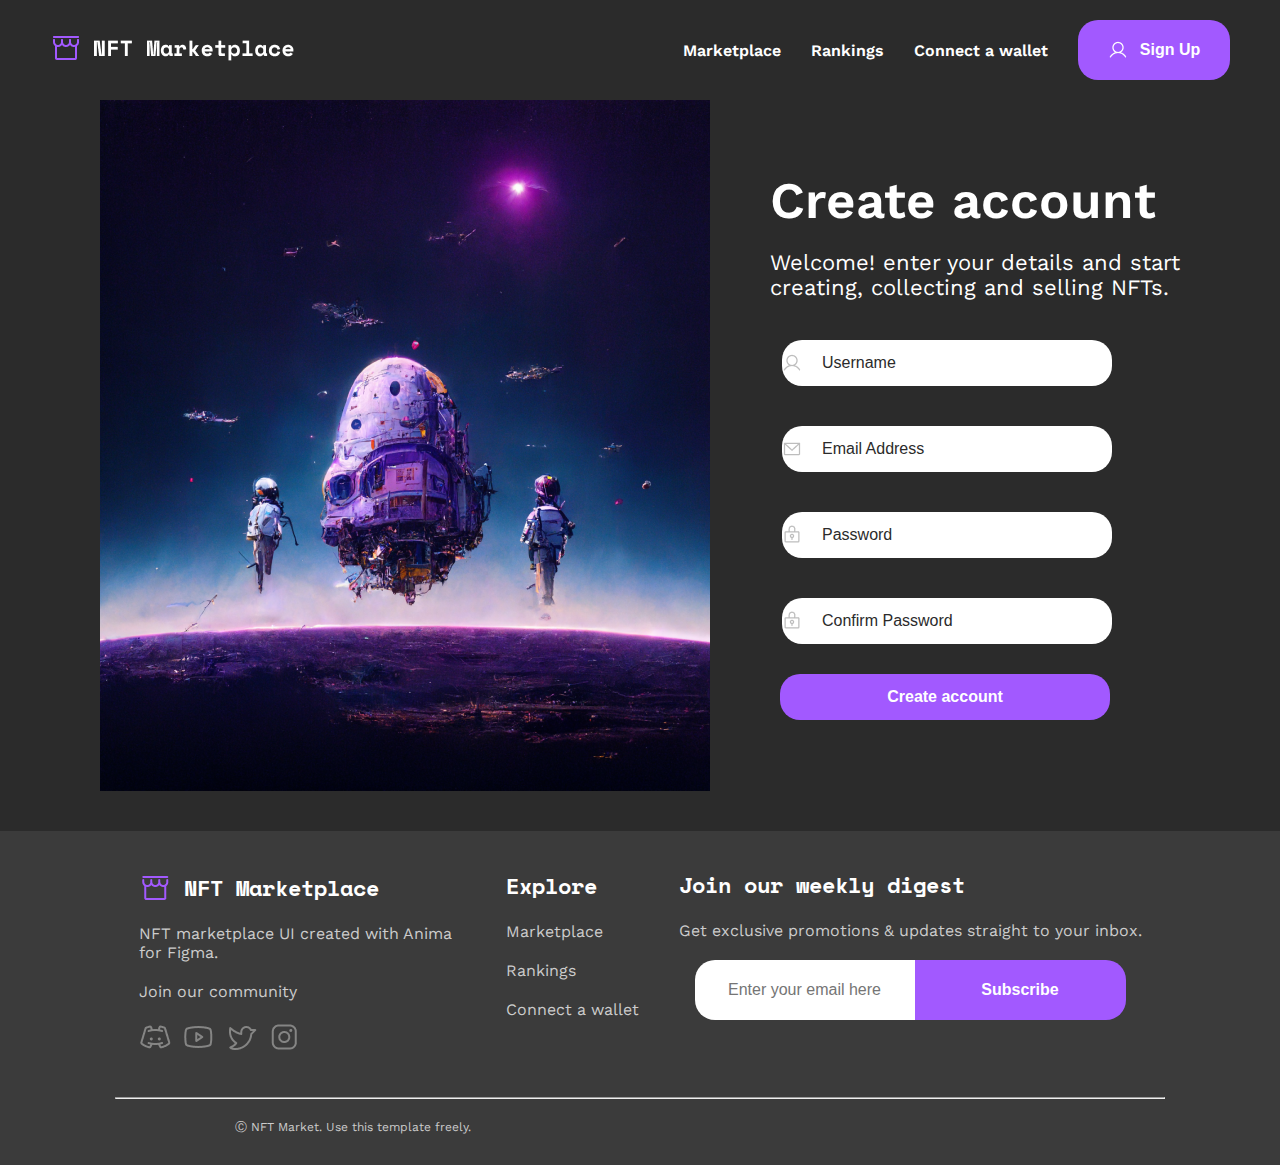
<file: create-account.html>
<!DOCTYPE html>
<html lang="en">
  <head>
    <meta charset="UTF-8" />
    <meta name="viewport" content="width=device-width, initial-scale=1.0" />
    <title>Create account</title>
    <link rel="preconnect" href="https://fonts.googleapis.com" />
    <link rel="preconnect" href="https://fonts.gstatic.com" crossorigin />
    <link
      href="https://fonts.googleapis.com/css2?family=Space+Mono:wght@700&family=Work+Sans:wght@400;600&display=swap"
      rel="stylesheet"
    />
    <link rel="stylesheet" href="./css/styles.css" />
    <link rel="stylesheet" href="./css/create-account.css" />
  </head>
  <body>
    <header class="header">
      <a href="#" class="header__logo-link"
        ><img
          class="header__logo"
          src="./assets/logo_main.png"
          alt="Logo of marketplace"
      /></a>

      <nav class="nav">
        <ul class="nav__ul">
          <li class="nav__li">
            <a href="#" class="nav__link">Marketplace</a>
          </li>
          <li class="nav__li">
            <a href="#" class="nav__link">Rankings</a>
          </li>
          <li class="nav__li">
            <a href="#" class="nav__link">Connect a wallet</a>
          </li>
        </ul>
        <button class="header__btn">
          <a href="#" class="header-btn__link">
            <img
              class="header-btn__img"
              src="./assets/User.png"
              alt="User's photo"
            />
            <p class="header-btn__title">Sign Up</p>
          </a>
        </button>
      </nav>
      <div class="burger">
        <div class="burger__line"></div>
      </div>
    </header>

    <section class="section-create-account">
      <div class="create-account__wrapper">
        <img
          src="./assets/create-account.png"
          alt="Create account"
          class="create-accaunt__main-img"
        />

        <div class="create-account__form_wrapper">
          <h3 class="form__title">Create account</h3>
          <p class="form__subtitle">
            Welcome! enter your details and start <br />
            creating, collecting and selling NFTs.
          </p>

          <div class="create-account-form__label">
            <input
              type="text"
              name="username"
              placeholder="Username"
              class="create-account-form__item"
            />
          </div>

          <div class="create-account-form__label">
            <input
              type="email"
              name="email"
              id="email"
              placeholder="Email Address"
              class="create-account-form__item form-item__email"
            />
          </div>

          <div class="create-account-form__label">
            <input
              type="password"
              name="password"
              placeholder="Password"
              class="create-account-form__item form-item__pswrd"
            />
          </div>

          <div class="create-account-form__label">
            <input
              type="password"
              name="password"
              placeholder="Confirm Password"
              class="create-account-form__item form-item__conf-pswrd"
            />
          </div>

          <a href="#" class="create-account__link">
            <button class="create-account__btn">Create account</button>
          </a>
        </div>
      </div>
    </section>

    <footer class="footer">
      <div class="footer__wrapper">
        <div class="footer-wrapper__content footer-content-width">
          <div class="footer-logo__box">
            <img src="./assets/Storefront.png" alt="Footer logo" />
            <h5 class="footer__title">NFT Marketplace</h5>
          </div>
          <p class="footer__text">
            NFT marketplace UI created with Anima for Figma.
          </p>
          <p class="footer__text">Join our community</p>

          <div class="footer__social">
            <ul>
              <li>
                <a href="https://discord.com/"
                  ><img src="./assets/DiscordLogo.png" alt="Discord Logo"
                /></a>
              </li>
              <li>
                <a href="https://www.youtube.com/"
                  ><img src="./assets/YoutubeLogo.png" alt="Youtube Logo"
                /></a>
              </li>
              <li>
                <a href="https://twitter.com/"
                  ><img src="./assets/TwitterLogo.png" alt="Twitter Logo"
                /></a>
              </li>
              <li>
                <a href="https://www.instagram.com/"
                  ><img src="./assets/InstagramLogo.png" alt="Instagram Logo"
                /></a>
              </li>
            </ul>
          </div>
        </div>

        <div class="footer-wrapper__content">
          <h5 class="footer__title footer__title-padding">Explore</h5>

          <div class="footer__links">
            <ul>
              <li><a href="#" class="footer__text">Marketplace</a></li>
              <li><a href="#" class="footer__text">Rankings</a></li>
              <li><a href="#" class="footer__text">Connect a wallet</a></li>
            </ul>
          </div>
        </div>

        <div class="footer-wrapper__content">
          <h5 class="footer__title">Join our weekly digest</h5>
          <p class="footer__text">
            Get exclusive promotions & updates straight to your inbox.
          </p>
          <div class="form__container">
            <div class="form-container__inline">
              <form action="" method="get">
                <input
                  type="email"
                  name="emailaddress"
                  placeholder="Enter your email here"
                  class="email__form email-form__adaptive"
                />
              </form>
              <button type="submit" class="digest__btn digest-btn__adaptive">
                <p>Subscribe</p>
              </button>
            </div>
          </div>
        </div>
      </div>
      <hr />
      <p class="footer__text footer-text__size">
        Ⓒ NFT Market. Use this template freely.
      </p>
    </footer>
  </body>
</html>
</file>
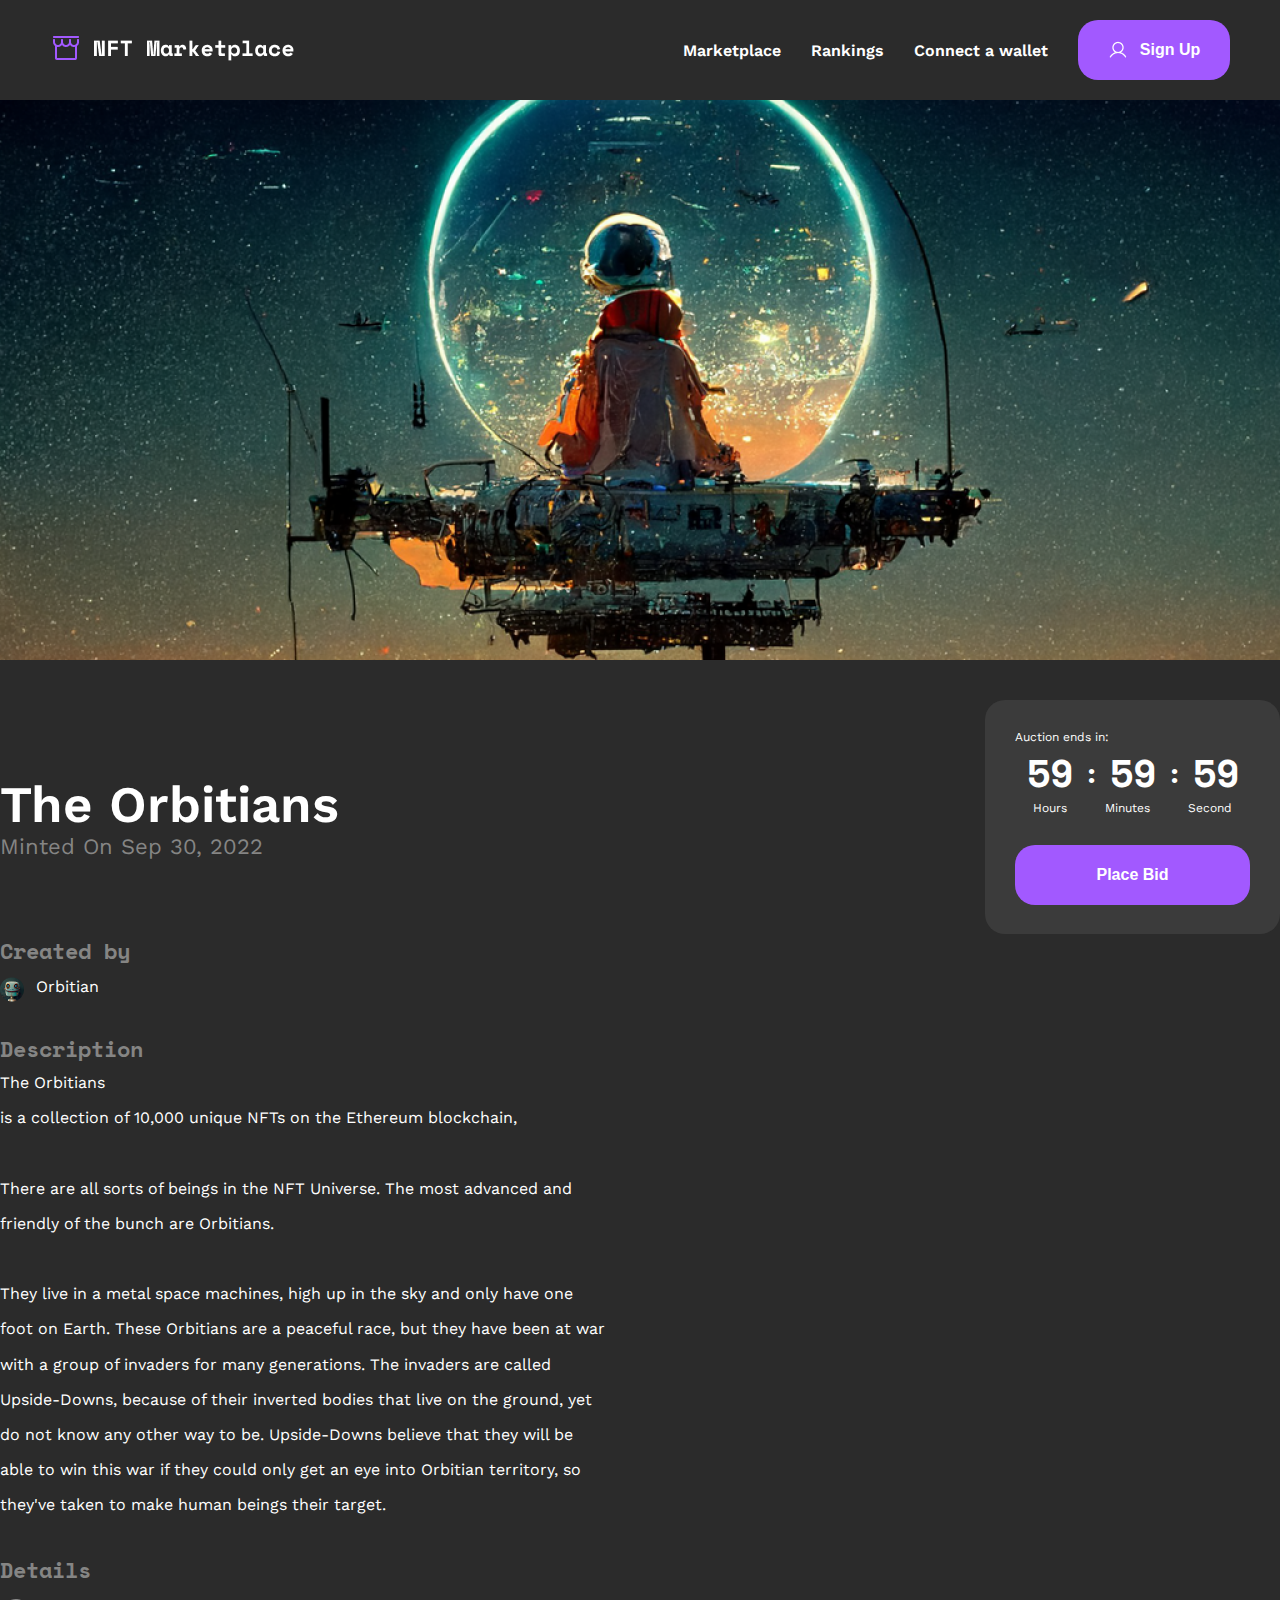
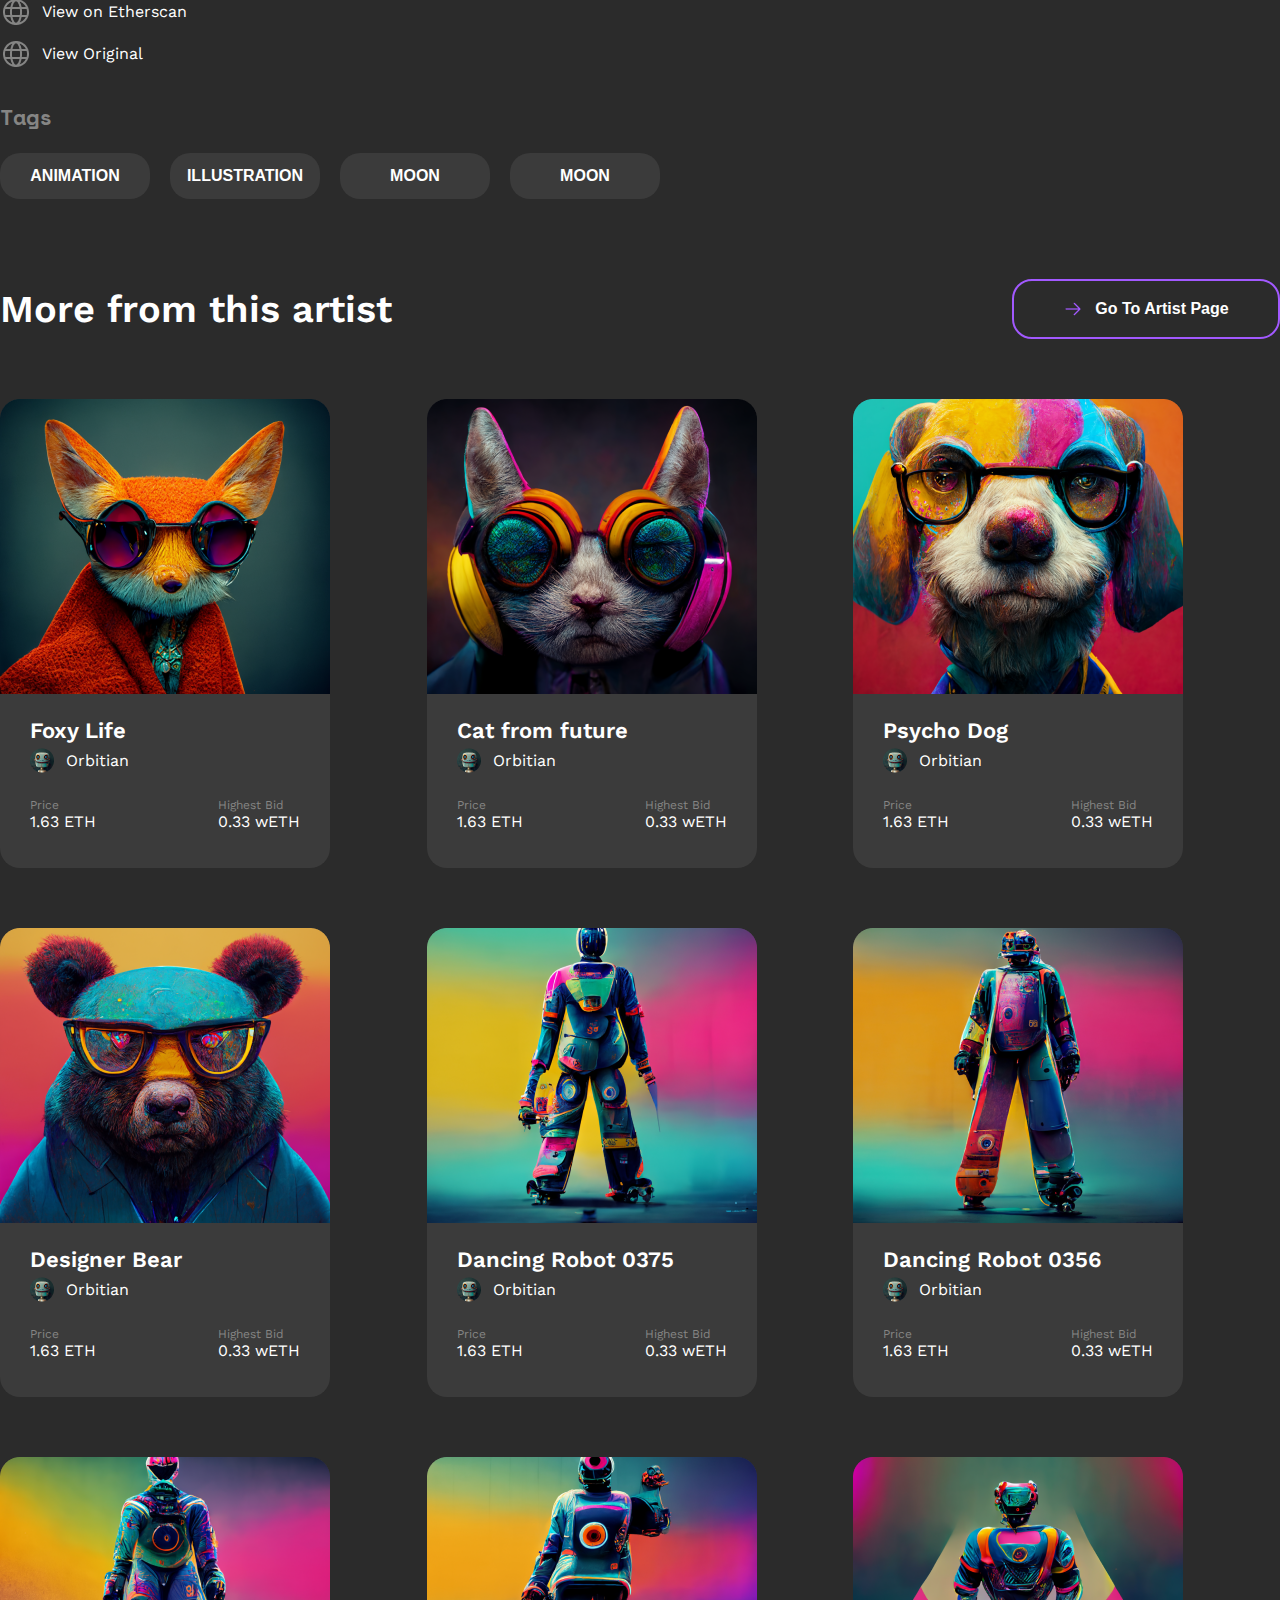
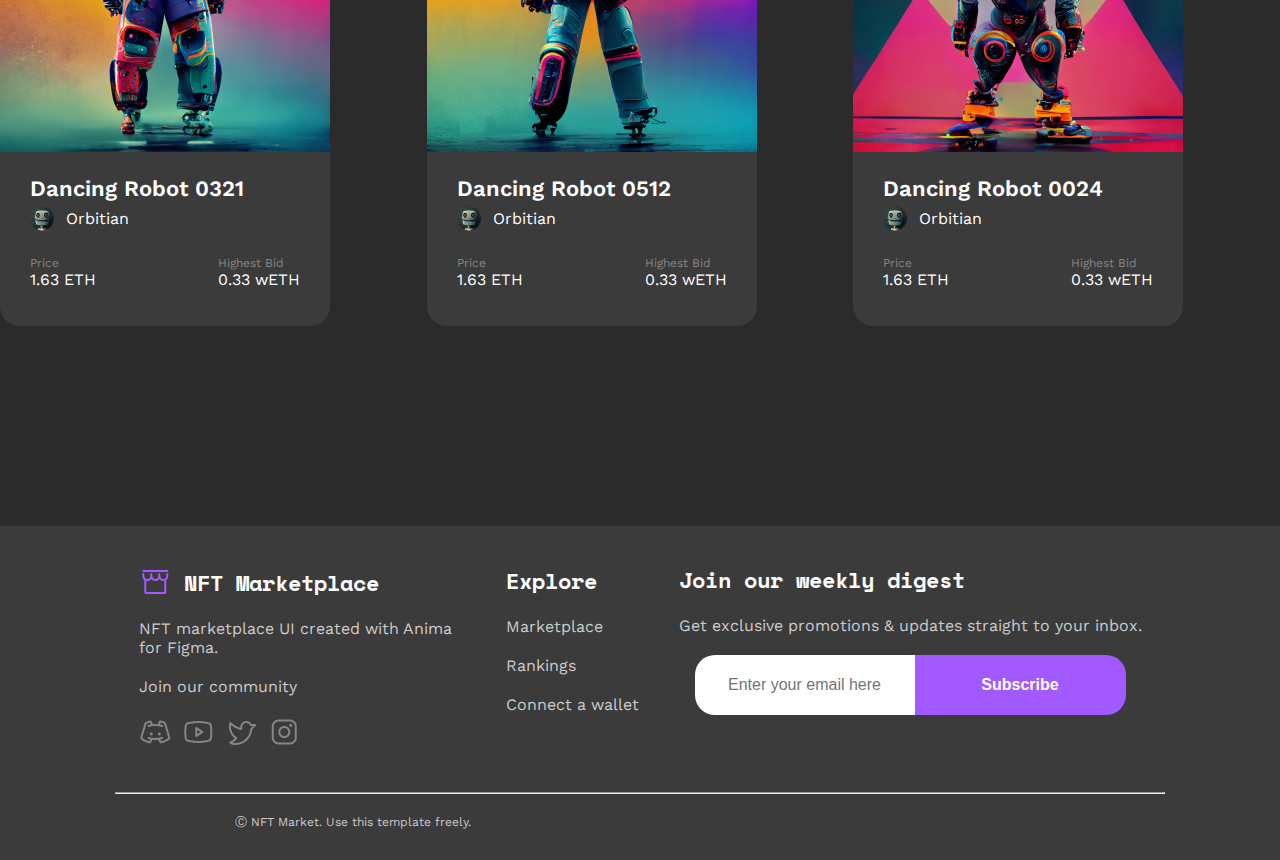
<file: orbitian.html>
<!DOCTYPE html>
<html lang="en">
  <head>
    <meta charset="UTF-8" />
    <meta name="viewport" content="width=device-width, initial-scale=1.0" />
    <title>Orbitians</title>
    <link rel="preconnect" href="https://fonts.googleapis.com" />
    <link rel="preconnect" href="https://fonts.gstatic.com" crossorigin />
    <link
      href="https://fonts.googleapis.com/css2?family=Space+Mono:wght@700&family=Work+Sans:wght@400;600&display=swap"
      rel="stylesheet"
    />
    <link rel="stylesheet" href="./css/styles.css" />
    <link rel="stylesheet" href="./css/orbitian.css" />
  </head>
  <body>
    <div class="container">
      <header class="header">
        <a href="#" class="header__logo-link"
          ><img
            class="header__logo"
            src="./assets/logo_main.png"
            alt="Logo of marketplace"
        /></a>

        <nav class="nav">
          <ul class="nav__ul">
            <li class="nav__li">
              <a href="#" class="nav__link">Marketplace</a>
            </li>
            <li class="nav__li">
              <a href="#" class="nav__link">Rankings</a>
            </li>
            <li class="nav__li">
              <a href="#" class="nav__link">Connect a wallet</a>
            </li>
          </ul>
          <button class="header__btn">
            <a href="#" class="header-btn__link">
              <img
                class="header-btn__img"
                src="./assets/User.png"
                alt="User's photo"
              />
              <p class="header-btn__title">Sign Up</p>
            </a>
          </button>
        </nav>
        <div class="burger">
          <div class="burger__line"></div>
        </div>
      </header>

      <div class="orbitian-img__wrapper"></div>

      <section class="section__orbitians">
        <div class="orbitian-title__wrapper">
          <div class="orbitian__text">
            <h3 class="orbitians-content__title">The Orbitians</h3>
            <p class="orbitians-content__date">Minted On Sep 30, 2022</p>
          </div>

          <div class="auction__card">
            <div class="auction-card__container">
              <p class="auction-card__title">Auction ends in:</p>
              <div class="auction-card__time-wrapper">
                <div class="card__time">
                  <p class="card-time__numbers">59</p>
                  <p class="card-time__colon">:</p>
                  <p class="card-time__numbers">59</p>
                  <p class="card-time__colon">:</p>
                  <p class="card-time__numbers">59</p>
                </div>
                <div class="card-time__texts">
                  <p>Hours</p>
                  <p>Minutes</p>
                  <p>Second</p>
                </div>
              </div>
              <a href="#">
                <button class="card__btn">Place Bid</button>
              </a>
            </div>
          </div>
        </div>
        <div class="orbitians__content">
          <p class="orbitian__gray-text">Created by</p>
          <div class="orbitian__avatar">
            <img src="./assets/orbitians/orbitian-avatar.png" alt="Avatar" />
            <p>Orbitian</p>
          </div>
          <p class="orbitian__gray-text">Description</p>
          <div class="orbitian-history__wrapper">
            <p class="orbitian__history">
              The Orbitians <br />
              is a collection of 10,000 unique NFTs on the Ethereum blockchain,
            </p>
            <br />
            <p class="orbitian__history">
              There are all sorts of beings in the NFT Universe. The most
              advanced and friendly of the bunch are Orbitians.
            </p>
            <br />
            <p class="orbitian__history">
              They live in a metal space machines, high up in the sky and only
              have one foot on Earth. These Orbitians are a peaceful race, but
              they have been at war with a group of invaders for many
              generations. The invaders are called Upside-Downs, because of
              their inverted bodies that live on the ground, yet do not know any
              other way to be. Upside-Downs believe that they will be able to
              win this war if they could only get an eye into Orbitian
              territory, so they've taken to make human beings their target.
            </p>
          </div>
          <p class="orbitian__gray-text">Details</p>
          <ul class="orbitians__ul">
            <li class="orbitians__link">
              <a href="#" class="orbitians-link__items"
                ><img src="./assets/orbitians/Globe.png" alt="Globe" />
                <p>View on Etherscan</p></a
              >
            </li>
            <li class="orbitians__link">
              <a href="#" class="orbitians-link__items"
                ><img src="./assets/orbitians/Globe.png" alt="" />
                <p>View Original</p></a
              >
            </li>
          </ul>

          <p class="orbitian__gray-text tags-margin">Tags</p>
          <div class="orbitian__btns">
            <a href="#">
              <button>Animation</button>
            </a>
            <a href="#">
              <button>Illustration</button>
            </a>
            <a href="#">
              <button>Moon</button>
            </a>
            <a href="#">
              <button>Moon</button>
            </a>
          </div>
        </div>
      </section>

      <section class="section__artists">
        <div class="more__items">
          <h2 class="more__title">More from this artist</h2>
          <a href="#" class="mobile-hidden">
            <button class="more__btn">
              <img src="./assets/orbitians/ArrowRight.png" alt="Arrow Right" />
              <p>Go To Artist Page</p>
            </button>
          </a>
        </div>

        <div class="artists__container">
          <div class="nft__card nft-mobile__hidden">
            <img
              src="./assets/orbitians/Foxy.png"
              alt="Foxy"
              class="nft-car__main-img"
            />
            <a href="#" class="nft__link"></a>
            <h5 class="nft-card__title">Foxy Life</h5>
            <div class="nft-card__content-box">
              <img src="./assets/orbitians/orbitian-avatar.png" alt="Profile" />
              <p class="nft-card__subtitle">Orbitian</p>
            </div>
            <div class="nft-card__info-box">
              <div class="nft-card__price-box">
                <p class="nft-card__text">Price</p>
                <p class="nft-card__price">1.63 ETH</p>
              </div>
              <div class="nft-card__price-box">
                <p class="nft-card__text">Highest Bid</p>
                <p class="nft-card__price">0.33 wETH</p>
              </div>
            </div>
          </div>

          <div class="nft__card">
            <img
              src="./assets/orbitians/cat-from-future.png"
              alt="Cat"
              class="nft-car__main-img"
            />
            <a href="#" class="nft__link"></a>
            <h5 class="nft-card__title">Cat from future</h5>
            <div class="nft-card__content-box">
              <img src="./assets/orbitians/orbitian-avatar.png" alt="Profile" />
              <p class="nft-card__subtitle">Orbitian</p>
            </div>
            <div class="nft-card__info-box">
              <div class="nft-card__price-box">
                <p class="nft-card__text">Price</p>
                <p class="nft-card__price">1.63 ETH</p>
              </div>
              <div class="nft-card__price-box">
                <p class="nft-card__text">Highest Bid</p>
                <p class="nft-card__price">0.33 wETH</p>
              </div>
            </div>
          </div>

          <div class="nft__card nft-mobile__hidden">
            <img
              src="./assets/orbitians/psycho-dog.png"
              alt="Cat"
              class="nft-car__main-img"
            />
            <a href="#" class="nft__link"></a>
            <h5 class="nft-card__title">Psycho Dog</h5>
            <div class="nft-card__content-box">
              <img
                src="./assets/orbitians/orbitian-avatar.png"
                alt="Psycho Dog"
              />
              <p class="nft-card__subtitle">Orbitian</p>
            </div>
            <div class="nft-card__info-box">
              <div class="nft-card__price-box">
                <p class="nft-card__text">Price</p>
                <p class="nft-card__price">1.63 ETH</p>
              </div>
              <div class="nft-card__price-box">
                <p class="nft-card__text">Highest Bid</p>
                <p class="nft-card__price">0.33 wETH</p>
              </div>
            </div>
          </div>

          <div class="nft__card">
            <img
              src="./assets/orbitians/designer-bear.png"
              alt="Cat"
              class="nft-car__main-img"
            />
            <a href="#" class="nft__link"></a>
            <h5 class="nft-card__title">Designer Bear</h5>
            <div class="nft-card__content-box">
              <img
                src="./assets/orbitians/orbitian-avatar.png"
                alt="Psycho Dog"
              />
              <p class="nft-card__subtitle">Orbitian</p>
            </div>
            <div class="nft-card__info-box">
              <div class="nft-card__price-box">
                <p class="nft-card__text">Price</p>
                <p class="nft-card__price">1.63 ETH</p>
              </div>
              <div class="nft-card__price-box">
                <p class="nft-card__text">Highest Bid</p>
                <p class="nft-card__price">0.33 wETH</p>
              </div>
            </div>
          </div>

          <div class="nft__card nft-mobile__hidden">
            <img
              src="./assets/orbitians/robot-0375.png"
              alt="Cat"
              class="nft-car__main-img"
            />
            <a href="#" class="nft__link nft-mobile__hidden"></a>
            <h5 class="nft-card__title">Dancing Robot 0375</h5>
            <div class="nft-card__content-box">
              <img
                src="./assets/orbitians/orbitian-avatar.png"
                alt="Psycho Dog"
              />
              <p class="nft-card__subtitle">Orbitian</p>
            </div>
            <div class="nft-card__info-box">
              <div class="nft-card__price-box">
                <p class="nft-card__text">Price</p>
                <p class="nft-card__price">1.63 ETH</p>
              </div>
              <div class="nft-card__price-box">
                <p class="nft-card__text">Highest Bid</p>
                <p class="nft-card__price">0.33 wETH</p>
              </div>
            </div>
          </div>

          <div class="nft__card nft-mobile__hidden">
            <img
              src="./assets/orbitians/robot-0356.png"
              alt="Cat"
              class="nft-car__main-img"
            />
            <a href="#" class="nft__link nft-mobile__hidden"></a>
            <h5 class="nft-card__title">Dancing Robot 0356</h5>
            <div class="nft-card__content-box">
              <img
                src="./assets/orbitians/orbitian-avatar.png"
                alt="Psycho Dog"
              />
              <p class="nft-card__subtitle">Orbitian</p>
            </div>
            <div class="nft-card__info-box">
              <div class="nft-card__price-box">
                <p class="nft-card__text">Price</p>
                <p class="nft-card__price">1.63 ETH</p>
              </div>
              <div class="nft-card__price-box">
                <p class="nft-card__text">Highest Bid</p>
                <p class="nft-card__price">0.33 wETH</p>
              </div>
            </div>
          </div>

          <div class="nft__card nft__hidden">
            <img
              src="./assets/orbitians/robot-0321.png"
              alt="Cat"
              class="nft-car__main-img"
            />
            <a href="#" class="nft__link nft-mobile__hidden"></a>
            <h5 class="nft-card__title">Dancing Robot 0321</h5>
            <div class="nft-card__content-box">
              <img
                src="./assets/orbitians/orbitian-avatar.png"
                alt="Psycho Dog"
              />
              <p class="nft-card__subtitle">Orbitian</p>
            </div>
            <div class="nft-card__info-box">
              <div class="nft-card__price-box">
                <p class="nft-card__text">Price</p>
                <p class="nft-card__price">1.63 ETH</p>
              </div>
              <div class="nft-card__price-box">
                <p class="nft-card__text">Highest Bid</p>
                <p class="nft-card__price">0.33 wETH</p>
              </div>
            </div>
          </div>

          <div class="nft__card nft__hidden nft-mobile__hidden">
            <img
              src="./assets/orbitians/robot-0512.png"
              alt="Cat"
              class="nft-car__main-img"
            />
            <a href="#" class="nft__link"></a>
            <h5 class="nft-card__title">Dancing Robot 0512</h5>
            <div class="nft-card__content-box">
              <img
                src="./assets/orbitians/orbitian-avatar.png"
                alt="Psycho Dog"
              />
              <p class="nft-card__subtitle">Orbitian</p>
            </div>
            <div class="nft-card__info-box">
              <div class="nft-card__price-box">
                <p class="nft-card__text">Price</p>
                <p class="nft-card__price">1.63 ETH</p>
              </div>
              <div class="nft-card__price-box">
                <p class="nft-card__text">Highest Bid</p>
                <p class="nft-card__price">0.33 wETH</p>
              </div>
            </div>
          </div>

          <div class="nft__card nft__hidden">
            <img
              src="./assets/orbitians/robot-0024.png"
              alt="Cat"
              class="nft-car__main-img"
            />
            <a href="#" class="nft__link"></a>
            <h5 class="nft-card__title">Dancing Robot 0024</h5>
            <div class="nft-card__content-box">
              <img
                src="./assets/orbitians/orbitian-avatar.png"
                alt="Psycho Dog"
              />
              <p class="nft-card__subtitle">Orbitian</p>
            </div>
            <div class="nft-card__info-box">
              <div class="nft-card__price-box">
                <p class="nft-card__text">Price</p>
                <p class="nft-card__price">1.63 ETH</p>
              </div>
              <div class="nft-card__price-box">
                <p class="nft-card__text">Highest Bid</p>
                <p class="nft-card__price">0.33 wETH</p>
              </div>
            </div>
          </div>
        </div>
        <a href="#" class="mobile__btn">
          <button class="more__btn">
            <img src="./assets/orbitians/ArrowRight.png" alt="Arrow Right" />
            <p>Go To Artist Page</p>
          </button>
        </a>
      </section>
    </div>

    <footer class="footer">
      <div class="footer__wrapper">
        <div class="footer-wrapper__content footer-content-width">
          <div class="footer-logo__box">
            <img src="./assets/Storefront.png" alt="Footer logo" />
            <h5 class="footer__title">NFT Marketplace</h5>
          </div>
          <p class="footer__text">
            NFT marketplace UI created with Anima for Figma.
          </p>
          <p class="footer__text">Join our community</p>

          <div class="footer__social">
            <ul>
              <li>
                <a href="https://discord.com/"
                  ><img src="./assets/DiscordLogo.png" alt="Discord Logo"
                /></a>
              </li>
              <li>
                <a href="https://www.youtube.com/"
                  ><img src="./assets/YoutubeLogo.png" alt="Youtube Logo"
                /></a>
              </li>
              <li>
                <a href="https://twitter.com/"
                  ><img src="./assets/TwitterLogo.png" alt="Twitter Logo"
                /></a>
              </li>
              <li>
                <a href="https://www.instagram.com/"
                  ><img src="./assets/InstagramLogo.png" alt="Instagram Logo"
                /></a>
              </li>
            </ul>
          </div>
        </div>

        <div class="footer-wrapper__content">
          <h5 class="footer__title footer__title-padding">Explore</h5>

          <div class="footer__links">
            <ul>
              <li><a href="#" class="footer__text">Marketplace</a></li>
              <li><a href="#" class="footer__text">Rankings</a></li>
              <li><a href="#" class="footer__text">Connect a wallet</a></li>
            </ul>
          </div>
        </div>

        <div class="footer-wrapper__content">
          <h5 class="footer__title">Join our weekly digest</h5>
          <p class="footer__text">
            Get exclusive promotions & updates straight to your inbox.
          </p>
          <div class="form__container">
            <div class="form-container__inline">
              <form action="" method="get">
                <input
                  type="email"
                  name="emailaddress"
                  placeholder="Enter your email here"
                  class="email__form email-form__adaptive"
                />
              </form>
              <button type="submit" class="digest__btn digest-btn__adaptive">
                <p>Subscribe</p>
              </button>
            </div>
          </div>
        </div>
      </div>
      <hr />
      <p class="footer__text footer-text__size">
        Ⓒ NFT Market. Use this template freely.
      </p>
    </footer>
  </body>
</html>
</file>
<file: css/styles.css>
* {
  box-sizing: border-box;
  margin: 0;
  padding: 0;
}

body {
  font-family: "Work Sans", sans-serif;
  background-color: #2b2b2b;
  color: #ffffff;
}

ul,
li {
  list-style-type: none;
}

a {
  text-decoration: none;
}

.container {
  width: 1280px;
  margin: 0 auto;
}

.header {
  height: 100px;
  display: flex;
  align-items: center;
  justify-content: space-between;
  padding: 0 50px 0 50px;
}

.burger {
  display: none;
}

.nav {
  display: flex;
  gap: 30px;
}

.nav__ul {
  display: flex;
  align-items: center;
  justify-content: space-between;
  gap: 30px;
}

.nav__link,
.header-btn__title {
  font-size: 16px;
  font-weight: 600;
  color: #ffffff;
}

.nav__li:hover {
  transform: scale(0.9);
  transition: all 0.3s ease;
}

.header__btn {
  background-color: #a259ff;
  width: 152px;
  height: 60px;
  border: none;
  border-radius: 20px;
  cursor: pointer;
}

.header-btn__link {
  display: flex;
  align-items: center;
  justify-content: center;
  gap: 12px;
}

.header__btn:hover {
  transform: scale(0.9);
  transition: all 0.3s ease;
}

.discover {
  height: 704px;
  padding: 80px 115px 80px 115px;
  display: flex;
  row-gap: 30px;
}

.discover__content {
  width: 510px;
  height: 544px;
}

.discover-content__title {
  font-weight: 600;
  font-size: 67px;
  padding-bottom: 20px;
}

.discover-content__subtitle {
  font-weight: 400;
  font-size: 22px;
  padding-bottom: 30px;
}

.discover-content__btn {
  width: 224px;
  height: 60px;
  background-color: #a259ff;
  border: none;
  border-radius: 20px;
  display: flex;
  align-items: center;
  justify-content: center;
  gap: 12px;
  margin-bottom: 30px;
  cursor: pointer;
}

.discover-content__btn a {
  font-size: 16px;
  font-weight: 600;
  color: #ffffff;
  cursor: pointer;
}

.discover-content__btn:hover,
.nft__btn:hover {
  transform: scale(0.9);
  transition: all 0.3s ease;
}

.discover-content__rate {
  display: flex;
  align-items: center;
  gap: 30px;
}

.discover__img {
  background-color: #3b3b3b;
  width: 510px;
  height: 510px;
  overflow: hidden;
  border-radius: 20px;
}

.rate__title {
  font-family: "Space Mono", monospace;
  font-weight: 700;
  font-size: 28px;
}

.rate__subtitle {
  font-weight: 400;
  font-size: 24px;
}

.discover-img__title {
  padding: 10px 0 22px 20px;
  font-weight: 600;
  font-size: 22px;
}

.discover-img__subtitle {
  display: flex;
  gap: 12px;
  padding-left: 20px;
}

.discover-img__subtitle p {
  font-size: 16px;
  font-weight: 400;
}

.section__trend {
  height: 836px;
}

.trend__wrapper {
  margin: 80px 115px 80px 80px;
}

.trend-card__wrapper {
  display: flex;
  align-items: center;
  gap: 30px;
}

.trend__title {
  font-weight: 600;
  font-size: 38px;
  padding-bottom: 10px;
}

.trend__subtitle {
  font-weight: 400;
  font-size: 22px;
  margin-bottom: 60px;
}

.trend__card-scale:hover {
  transform: scale(0.9);
  transition: all 0.3s ease;
}

.trend-card__items {
  padding: 15px 0 15px 0;
  display: flex;
  gap: 15px;
}

.trend-card__title {
  font-size: 22px;
  font-weight: 600;
}

.trend-card__avatar {
  display: flex;
  align-items: center;
  gap: 12px;
  margin-top: 10px;
}

.trend-card__subtitle {
  font-size: 16px;
  font-weight: 400;
}

.section__creators {
  height: 1085px;
  margin: 80px 115px 80px 80px;
}

.creators__header-wrapper {
  display: flex;
  align-items: center;
  justify-content: space-between;
}

.creators__title {
  font-size: 38px;
  font-weight: 600;
  padding-bottom: 10px;
}

.creators__subtitle {
  font-size: 22px;
  font-weight: 400;
}

.creators__btn {
  width: 247px;
  height: 60px;
  display: flex;
  align-items: center;
  justify-content: center;
  gap: 12px;
  color: #ffffff;
  background-color: #2b2b2b;
  font-size: 16px;
  font-weight: 400;
  cursor: pointer;
  border: 2px #a259ff solid;
  border-radius: 20px;
}

.creators__btn:hover {
  transform: scale(0.9);
  transition: all 0.3s ease;
}

.creators__btn p {
  font-weight: 600;
  font-size: 16px;
}

.creators__cards-wrapper {
  display: grid;
  grid-template-columns: repeat(4, 1fr);
  gap: 30px;
  padding: 60px 0 80px 0;
}

.creators__card {
  position: relative;
  width: 240px;
  height: 238px;
  background-color: #3b3b3b;
  border-radius: 20px;
}

.creators__card:hover {
  transform: scale(0.9);
  transition: all 0.3s ease;
}

.creators-card__link {
  position: absolute;
  top: 0;
  left: 0;
  right: 0;
  bottom: 0;
  z-index: 1;
}

.creators-card__imgs {
  display: flex;
  align-items: start;
  gap: 15px;
  padding-top: 20px;
  padding-left: 20px;
}

.creators__card h5 {
  font-weight: 600;
  font-size: 22px;
  text-align: center;
  padding: 20px 0 5px 0;
}

.creators-card__desc {
  display: flex;
  align-items: center;
  justify-content: center;
  gap: 10px;
}

.card__desc {
  color: #858584;
  font-weight: 400;
  font-size: 16px;
}

.section__categories {
  margin: 186px 115px 80px 115px;
  height: 928px;
}

.categories__title {
  font-weight: 600;
  font-size: 38px;
  margin-bottom: 60px;
}

.categories__card-wrapper {
  display: grid;
  grid-template-columns: repeat(4, 1fr);
  gap: 30px;
}

.categories__card {
  width: 240px;
  height: 316px;
  background-color: #3b3b3b;
  border-radius: 20px;
  position: relative;
}

.categories__card:hover {
  transform: scale(0.9);
  transition: all 0.3s ease;
}

.categories-card__link {
  position: absolute;
  top: 0;
  left: 0;
  right: 0;
  bottom: 0;
  z-index: 1;
}

.categories-card__title {
  font-weight: 600;
  font-size: 22px;
  padding-top: 20px;
  padding-left: 30px;
}

.section__nft {
  height: 780px;
  margin: 80px 115px 80px 115px;
}

.nft-desc__box {
  display: flex;
  align-items: center;
  justify-content: space-between;
}

.nft__btn {
  display: flex;
  align-items: center;
  justify-content: center;
  gap: 12px;
  width: 187px;
  height: 60px;
  background-color: #2b2b2b;
  color: #ffffff;
  font-weight: 600;
  font-size: 16px;
  border-radius: 20px;
  border: 2px #a259ff solid;
}

.nft__title {
  font-weight: 600;
  font-size: 38px;
  padding-bottom: 10px;
}

.nft__subtitle {
  font-weight: 400;
  font-size: 22px;
  margin-bottom: 60px;
}

.nft__container {
  display: flex;
  align-items: center;
  gap: 30px;
}

.nft__card {
  width: 330px;
  height: 469px;
  border-radius: 20px;
  background-color: #3b3b3b;
  position: relative;
}

.nft__card:hover {
  transform: scale(0.9);
  transition: all 0.3s ease;
}

.nft__link {
  position: absolute;
  top: 0;
  left: 0;
  right: 0;
  bottom: 0;
  z-index: 1;
}

.nft-card__title {
  font-size: 22px;
  font-weight: 600;
  padding: 20px 30px 5px 30px;
}

.nft-card__content-box {
  display: flex;
  align-items: center;
  gap: 12px;
  padding-left: 30px;
}

.nft-card__subtitle,
.nft-card__price {
  font-size: 16px;
  font-weight: 400;
}

.nft-card__info-box {
  display: flex;
  align-items: center;
  justify-content: space-between;
  padding: 25px 30px 25px 30px;
}

.nft-card__text {
  font-size: 12px;
  font-weight: 400;
  color: #858584;
}

.section__auction {
  height: 660px;
  color: #ffffff;
}

.auction__image {
  height: 100vh;
  background-image: linear-gradient(to top, #a159ff89, #6106d700),
    url("../assets/NFT\ Highlight.png");
  background-size: cover;
  background-position: center;
  display: flex;
  flex-direction: column;
}

.auction-content_wrapper {
  display: flex;
  align-items: center;
  justify-content: space-between;
  gap: 60px;
  margin: 382px 82px 60px 82px;
}

.auction__box {
  display: flex;
  flex-direction: column;
  column-gap: 30px;
}

.auction__btn {
  width: 151px;
  height: 44px;
  border-radius: 20px;
  border: none;
  display: flex;
  align-items: center;
  justify-content: center;
  gap: 12px;
  background-color: #3b3b3b;
  color: #ffffff;
  font-weight: 400;
  font-size: 16px;
  cursor: pointer;
  margin-bottom: 30px;
}

.auction__box h3 {
  font-weight: 600;
  font-size: 38px;
  margin-bottom: 30px;
}

.auction__cta {
  width: 198px;
  height: 60px;
  display: flex;
  align-items: center;
  justify-content: center;
  gap: 12px;
  border: none;
  border-radius: 20px;
  font-weight: 600;
  font-size: 16px;
  cursor: pointer;
}

.auction__cta:hover {
  transform: scale(0.9);
  transition: all 0.3s ease;
}

.auction__timer {
  width: 295px;
  height: 144px;
  background-color: #3b3b3b80;
  border-radius: 20px;
}

.timer-content__box {
  display: flex;
  align-items: center;
  justify-content: center;
  gap: 10px;
  position: relative;
}

.auction-timer__title {
  font-size: 12px;
  font-weight: 400;
  padding: 30px 30px 10px 30px;
}

.auction-timer__text {
  font-family: "Space Mono", monospace;
  font-weight: 700;
  font-size: 38px;
}

.timer-text-up {
  position: absolute;
  bottom: 16px;
  left: 100px;
}

.timer-text-up2 {
  position: absolute;
  bottom: 16px;
  left: 167px;
}

.auction-timer__subtitle {
  font-weight: 400;
  font-size: 12px;
}

.section__howitworks {
  height: 738px;
  padding: 0 115px 80px 115px;
}

.howitworks__title {
  font-size: 38px;
  font-weight: 600;
  margin-top: 140px;
}

.howitworks__subtitle {
  font-size: 22px;
  font-weight: 400;
  padding-bottom: 48px;
}

.howitworks-cards__container {
  display: flex;
  align-items: center;
  justify-content: center;
  gap: 30px;
}

.howitworks__card {
  width: 330px;
  height: 439px;
  background-color: #3b3b3b;
  border-radius: 20px;
  display: flex;
  align-items: center;
  flex-direction: column;
}

.howitworks-content__box {
  padding: 20px 30px 30px 30px;
}

.howitworks-card__title {
  font-size: 22px;
  font-weight: 600;
  padding-left: 30px;
}

.howitworks-card__subtitle {
  font-size: 16px;
  font-weight: 400;
  text-align: center;
  padding-top: 10px;
}

.section__digest {
  height: 550px;
}

.digest__container {
  width: 1050px;
  height: 430px;
  background-color: #3b3b3b;
  border-radius: 20px;
  margin: 0 auto;
  display: flex;
  align-items: center;
  justify-content: center;
  gap: 80px;
}

.digest__title {
  font-size: 38px;
  font-weight: 600;
}

.digest__subtitle {
  font-size: 22px;
  font-weight: 400;
  padding: 10px 0 40px 0;
}
/* Footer's form also */
.form__container {
  display: flex;
  justify-content: center;
}

.email__form {
  width: 220px;
  height: 60px;
  border-radius: 20px 0 0 20px;
  border: none;
  text-align: center;
  font-weight: 400;
  font-size: 16px;
}

.digest__btn {
  width: 211px;
  height: 60px;
  display: flex;
  align-items: center;
  justify-content: center;
  gap: 12px;
  cursor: pointer;
  background-color: #a259ff;
  border-radius: 0 20px 20px 0;
  border: none;
  color: #ffffff;
  font-weight: 600;
  font-size: 16px;
}

.digest__btn:hover {
  transform: scale(0.9);
  transition: all 0.3s ease;
}

/* FOOTER */
.footer {
  height: 334px;
  background-color: #3b3b3b;
}

.form-container__inline {
  display: flex;
}

.footer__wrapper {
  display: flex;
  align-items: center;
  justify-content: center;
  margin: 40px auto;
  gap: 40px;
}

.footer-logo__box {
  display: flex;
  align-items: center;
  gap: 12px;
}

.footer-wrapper__content {
  display: flex;
  flex-direction: column;
  gap: 20px;
}

.footer-content-width {
  width: 327px;
  margin-top: 40px;
}

.footer__title {
  font-family: "Space Mono", monospace;
  font-weight: 700;
  font-size: 22px;
}

/* .footer__title-padding {
  margin-bottom: 25px;
} */

.footer__text {
  font-size: 16px;
  font-weight: 400;
  color: #cccccc;
}

.footer__social ul {
  display: flex;
  gap: 10px;
}

.footer__links ul {
  display: flex;
  flex-direction: column;
  gap: 20px;
  color: #cccccc;
  font-size: 16px;
  font-weight: 400;
}

hr {
  background-color: #858584;
  width: 1050px;
  height: 1px;
  margin: auto;
}

.footer-text__size {
  font-size: 12px;
  margin: 20px 0 0 235px;
}

@media (max-width: 834px) {
  .container {
    width: 834px;
    margin: 0 auto;
  }

  h3 {
    font-size: 28px;
    font-weight: 600;
  }

  .nav {
    display: none;
  }

  .burger {
    display: flex;
    align-items: center;
    justify-content: flex-end;
    position: relative;
    width: 24px;
    height: 24px;
    cursor: pointer;
  }

  .burger__line {
    width: 18px;
    height: 1.5px;
    border-radius: 5px;
    background: #ffffff;
  }

  .burger__line::before,
  .burger__line::after {
    content: "";
    position: absolute;
    height: 1.5px;
    width: 13px;
    background: #ffffff;
    border-radius: 5px;
  }

  .burger__line::before {
    transform: translateY(-4.5px);
  }

  .burger__line::after {
    transform: translateY(4.5px);
  }

  .discover-content__title {
    font-size: 38px;
  }

  .discover-content__subtitle {
    font-size: 16px;
    width: 330px;
  }

  .discover__img {
    width: 330px;
    height: 330px;
  }

  .discover__img img {
    background-size: contain;
    height: 221px;
  }

  .discover-img__subtitle img {
    width: 24px;
    height: 24px;
  }

  .discover-img__title {
    font-size: 22px;
  }

  .trend__title {
    font-size: 28px;
  }

  .trend__subtitle {
    font-size: 16px;
  }

  .trend__card-hidden,
  .creators__card-hidden,
  .nft__card-hidden {
    display: none;
  }

  .section__creators {
    height: 573px;
  }

  .creators__header-wrapper {
    gap: 20px;
  }

  .creators__cards-wrapper {
    grid-template-columns: repeat(2, 1fr);
  }

  .creators__card-grid {
    display: flex;
    width: 330px;
    height: 100px;
    gap: 20px;
  }

  .creators-card__avatar {
    width: 60px;
    height: 60px;
  }

  .creators-card__flex {
    display: flex;
    flex-direction: column;
  }

  .creators-card__imgs {
    position: relative;
  }

  .creators-card__number {
    position: absolute;
    left: 10px;
    top: 10px;
  }

  .section__categories {
    height: 629px;
  }

  /* .categories__card-wrapper {
  } */

  .categories__card {
    width: 150px;
    height: 209px;
  }

  .categories-card__title {
    font-size: 16px;
  }

  .categories__card img {
    width: 150px;
    height: 142px;
  }

  .nft__subtitle {
    font-size: 16px;
  }

  .section__auction {
    /* width: 834px; */
    height: 630px;
  }

  .auction__image {
    height: 630px;
    width: 834px;
    background-position: center;
    justify-content: center;
    align-items: center;
  }

  .howitworks__subtitle {
    font-size: 16px;
  }

  .howitworks__card {
    width: 210px;
    height: 337px;
  }

  .howitworks__card img {
    width: 160px;
    height: 160px;
  }

  .howitworks-content__box {
    display: flex;
    flex-direction: column;
    align-items: center;
    justify-content: center;
    padding: 0;
    margin-top: 20px;
  }

  .howitworks-card__title {
    font-size: 16px;
    font-weight: 600;
    padding: 0;
    text-align: center;
  }

  .howitworks-card__subtitle {
    font-size: 12px;
    font-weight: 400;
    text-align: center;
    line-height: 20px;
    width: 170px;
  }

  .section__digest {
    height: 480px;
  }

  .digest__container {
    width: 690px;
    height: 360px;
    gap: 30px;
  }

  .weekly-digest__img {
    width: 300px;
    height: 280px;
  }

  .digest__title {
    font-size: 28px;
  }

  .digest__subtitle {
    font-size: 16px;
  }

  .form-container__inline {
    display: flex;
    flex-direction: column;
    gap: 16px;
  }

  .email-form__adaptive,
  .digest-btn__adaptive {
    width: 300px;
    height: 46px;
    border-radius: 20px;
  }

  .footer {
    height: 703px;
  }

  .footer__wrapper {
    display: flex;
    flex-direction: column;
    align-items: start;
    justify-content: center;
    margin-left: 72px;
  }
}

@media (max-width: 380px) {
  .container {
    width: 375px;
    margin: 0;
    padding: 0;
  }

  h3 {
    font-size: 28px;
  }

  p {
    font-size: 16px;
  }

  .header__logo {
    width: 182px;
    height: 24px;
  }

  .discover {
    display: flex;
    flex-direction: column;
    gap: 40px;
    height: 786px;
    padding: 30px;
  }

  .discover__content {
    width: 330px;
    height: 381px;
  }

  .discover__adaptive {
    align-self: flex-end;
  }

  .rate__title {
    font-size: 22px;
  }

  .rate__subtitle {
    font-size: 16px;
  }

  .discover__img {
    width: 315px;
    height: 315px;
  }

  .discover__img img {
    width: 315px;
    height: 216px;
    background-size: contain;
    background: #3b3b3b;
  }

  .discover-img__title {
    font-size: 22px;
  }

  .discover-img__subtitle img {
    width: 24px;
    height: 24px;
  }

  .section__trend {
    height: 718px;
  }

  .trend__wrapper {
    margin: 30px;
  }

  .trend__card-nonvisible,
  .creators__nonvisible {
    display: none;
  }

  .section__creators {
    height: 893px;
    display: flex;
    flex-direction: column;
    margin-left: 30px;
  }

  .creators__header-wrapper {
    display: flex;
    flex-direction: column;
  }

  .creators__title {
    font-size: 28px;
  }

  .creators__subtitle {
    font-size: 16px;
  }

  .creators__cards-wrapper {
    grid-template-columns: repeat(1, 1fr);
    padding: 0;
    margin-top: 40px;
  }

  .section__categories {
    height: 1084px;
    margin-left: 30px;
  }

  .categories__title {
    font-size: 28px;
  }

  .categories__card-wrapper {
    grid-template-columns: repeat(2, 1fr);
    gap: 20px;
  }

  .section__nft {
    height: 1557px;
    margin-left: 30px;
  }

  .nft-desc__box {
    flex-direction: column;
  }

  .nft__title {
    font-size: 28px;
    margin-bottom: 5px;
  }

  .nft__subtitle {
    font-size: 16px;
  }

  .nft__container {
    flex-direction: column;
    margin-left: 50px;
    margin-top: 40px;
  }

  .nft__card-hidden {
    display: block;
  }

  .nft__btn {
    width: 315px;
    margin-left: 60px;
  }

  .nft__card {
    width: 315px;
    height: 420px;
  }

  .nft-car__main-img {
    width: 315px;
  }

  .nft-card__title {
    padding: 20px 20px 0 20px;
  }

  .nft-card__content-box {
    padding-left: 20px;
  }

  .nft-card__info-box {
    padding-left: 20px;
  }

  .section__auction {
    height: 590px;
    width: 375px;
  }

  .auction__image {
    height: 590px;
    width: 375px;
    background-position: center;
  }

  .auction-content_wrapper {
    flex-direction: column;
    margin: 0;
  }

  .auction__cta {
    width: 315px;
  }

  .section__howitworks {
    height: 685px;
    padding: 0;
  }

  .howitworks__title {
    font-size: 28px;
    margin-top: 40px;
    padding-left: 30px;
  }

  .howitworks__subtitle {
    font-size: 16px;
    padding-bottom: 40px;
    padding-left: 30px;
  }

  .howitworks-cards__container {
    flex-direction: column;
  }

  .howitworks__card {
    width: 315px;
    height: 157px;
    flex-direction: row;
    gap: 20px;
  }

  .howitworks__card img {
    width: 100px;
    height: 100px;
  }

  .section__digest {
    height: 645px;
  }

  .digest__container {
    width: 315px;
    height: 565px;
    flex-direction: column;
    background-color: #2b2b2b;
  }

  .weekly-digest__img {
    width: 315px;
  }

  .footer {
    height: 776px;
  }

  .footer__wrapper {
    margin-left: 30px;
  }

  .form-container__inline {
    display: flex;
    flex-direction: column;
    gap: 16px;
  }

  .email-form__adaptive,
  .digest-btn__adaptive {
    width: 300px;
    height: 46px;
    border-radius: 20px;
  }

  .footer-text__size {
    margin-left: 30px;
  }
}
</file>
<file: css/artist-page.css>
.animakid-main__img {
  background-size: cover;
}

.animakid-imgs__wrapper {
  position: relative;
}

.animakid-profile__img {
  position: absolute;
  bottom: -50px;
  left: 40px;
}

.section__animakid {
  height: 457px;
}
</file>
<file: css/connect-wallet.css>
* {
  margin: 0;
  padding: 0;
  box-sizing: border-box;
}

.section-connect-wallet {
  height: 642px;
  display: flex;
  gap: 60px;
}

.connect-wallet__title {
  font-weight: 600;
  font-size: 51px;
  margin-top: 100px;
}

.connect-wallet__subtitle {
  font-weight: 400;
  font-size: 22px;
  padding-top: 20px;
  padding-bottom: 40px;
}

.connect-wallet__card {
  width: 320px;
  height: 72px;
  display: flex;
  align-items: center;
  gap: 20px;
  background-color: #3b3b3b;
  border: 1px solid #a259ff;
  border-radius: 20px;
  position: relative;
  cursor: pointer;
  padding-left: 40px;
  margin-bottom: 20px;
}

.connect-wallet__link {
  position: absolute;
  top: 0;
  left: 0;
  right: 0;
  bottom: 0;
  z-index: 1;
}

.connect-wallet__card:hover {
  transform: scale(0.9);
  transition: all 0.3s ease;
}

.card__title {
  font-weight: 600;
  font-size: 22px;
}

@media (max-width: 834px) {
  .section-connect-wallet {
    width: 834px;
    height: 530px;
    gap: 40px;
  }

  .main-img {
    width: 397px;
    height: 530px;
  }

  .connect-wallet__title {
    font-size: 38px;
  }

  .connect-wallet__subtitle {
    font-size: 16px;
  }

  .connect-wallet__card {
    height: 60px;
  }
}

@media (max-width: 380px) {
  .container {
    width: 375px;
  }
  .section-connect-wallet {
    width: 375px;
    height: 662px;
    flex-direction: column;
    gap: 30px;
    margin-left: 30px;
  }

  .main-img {
    width: 375px;
    height: 232px;
  }

  .connect-wallet__title {
    margin-top: 30px;
  }
}
</file>
<file: css/create-account.css>
.create-account__wrapper {
  display: flex;
  align-items: center;
  justify-content: center;
  gap: 60px;
}

.form__title {
  font-weight: 600;
  font-size: 51px;
}

.form__subtitle {
  font-weight: 400;
  font-size: 22px;
  padding-top: 20px;
}

.create-account__form_wrapper {
  display: flex;
  flex-direction: column;
  column-gap: 15px;
}

.create-account-form__item {
  width: 330px;
  height: 46px;
  font-weight: 400;
  font-size: 16px;
  color: #2b2b2b;
  padding-left: 40px;
  border-radius: 20px;
  border: none;
  border: none;
  position: relative;
  background: url("../assets/Username.png") no-repeat center left;
  left: 12px;
  background-color: #fff;
}

.create-account-form__item::placeholder {
  font-size: 16px;
  font-weight: 400;
  color: #2b2b2b;
}

.create-account-form__label {
  margin-top: 40px;
}

.form-item__email {
  background: url("../assets/email-placeholder.png") no-repeat center left;
  background-color: #fff;
}

.form-item__pswrd {
  background: url("../assets/LockKey-placeholder.png") no-repeat center left;
  background-color: #fff;
}

.form-item__conf-pswrd {
  background: url("../assets/LockKey-placeholder.png") no-repeat center left;
  background-color: #fff;
}

.create-account__btn {
  width: 330px;
  height: 46px;
  color: #ffffff;
  background-color: #a259ff;
  cursor: pointer;
  border: none;
  border-radius: 20px;
  font-size: 16px;
  font-weight: 600;
  margin-top: 30px;
  margin-left: 10px;
}

.create-account__link:hover,
.create-account__btn:hover {
  transform: scale(0.9);
  transition: all 0.3s ease;
}

@media (max-width: 834px) {
  .create-account__wrapper {
    gap: 30px;
  }
  .create-accaunt__main-img {
    width: 397px;
    height: 615px;
  }

  .create-account-form__item {
    width: 325px;
  }

  .form__title {
    font-size: 38px;
  }

  .form__subtitle {
    font-size: 16px;
  }
}

@media (max-width: 380px) {
  .create-account__wrapper {
    flex-direction: column;
    height: 747px;
  }

  .create-accaunt__main-img {
    width: 375px;
    height: 232px;
  }
}
</file>
<file: css/orbitian.css>
/* .container {
  width: 1280px;
} */

.orbitian-img__wrapper {
  background: url("../assets/orbitians/orbitians-main.png");
  width: 100%;
  height: 560px;
}

.orbitian-title__wrapper {
  display: flex;
  align-items: center;
  justify-content: space-between;
  margin-top: 40px;
}

.orbitians-content__title {
  font-size: 51px;
  font-weight: 600;
}

.orbitians-content__date {
  font-weight: 400;
  font-size: 22px;
  color: #858584;
}

.auction__card {
  width: 295px;
  height: 234px;
  background-color: #3b3b3b;
  border-radius: 20px;
}

.auction-card__container {
  margin: 30px;
}

.auction-card__time-wrapper {
  margin-bottom: 30px;
}

.auction-card__title {
  font-weight: 400;
  font-size: 12px;
}

.card__time,
.card-time__texts {
  display: flex;
  align-items: center;
  justify-content: center;
}

.card__time {
  gap: 10px;
}

.card-time__texts {
  gap: 38px;
}

.card-time__numbers,
.card-time__colon {
  font-family: "Space Mono", monospace;
  font-weight: 700;
  font-size: 38px;
}

.card-time__colon {
  font-size: 28px;
}

.card-time__texts {
  font-weight: 400;
  font-size: 12px;
}

.card__btn {
  width: 235px;
  height: 60px;
  background-color: #a259ff;
  color: #ffffff;
  border-radius: 20px;
  border: none;
  font-weight: 600;
  font-size: 16px;
  cursor: pointer;
}

.card__btn:hover,
.orbitian__btns button:hover,
.more__btn:hover {
  transform: scale(0.9);
  transition: all 0.3s ease;
}

.orbitian__avatar {
  display: flex;
  gap: 12px;
  margin: 10px 0 30px 0;
}

.orbitian__gray-text {
  font-family: "Space Mono", monospace;
  font-weight: 700;
  font-size: 22px;
  color: #858584;
}

.orbitian-history__wrapper {
  width: 605px;
  line-height: 35.2px;
  margin-bottom: 30px;
}

.orbitian-history {
  font-weight: 400;
  font-size: 22px;
}

.orbitians-link__items {
  display: flex;
  align-items: center;
  gap: 10px;
  margin-top: 10px;
}

.orbitians-link__items p {
  color: #ffffff;
}

.tags-margin {
  margin: 30px 0 20px 0;
}

.orbitian__btns {
  display: flex;
  gap: 20px;
}

.orbitian__btns button {
  width: 150px;
  height: 46px;
  border-radius: 20px;
  border: none;
  background-color: #3b3b3b;
  color: #ffffff;
  cursor: pointer;
  font-weight: 600;
  font-size: 16px;
  text-transform: uppercase;
}

.section__artists {
  height: 1807px;
}

.more__items {
  display: flex;
  align-items: center;
  justify-content: space-between;
  margin: 80px 0 60px 0;
}

.more__btn {
  width: 268px;
  height: 60px;
  display: flex;
  align-items: center;
  justify-content: center;
  gap: 12px;
  border: 2px solid #a259ff;
  border-radius: 20px;
  background-color: #2b2b2b;
  font-weight: 600;
  font-size: 16px;
  color: #ffffff;
  cursor: pointer;
}

.more__title {
  font-weight: 600;
  font-size: 38px;
}

.artists__container {
  display: grid;
  grid-template-columns: repeat(3, 1fr);
  row-gap: 60px;
}

.mobile__btn {
  display: none;
}

@media (max-width: 834px) {
  .section__orbitians {
    margin-left: 72px;
    height: 1727px;
  }

  .orbitian-img__wrapper {
    height: 420px;
    width: 834px;
    background-size: cover;
    background-position: center;
  }

  .orbitians-content__title {
    font-size: 38px;
  }

  .orbitians-content__date {
    font-size: 16px;
  }

  .orbitian__gray-text {
    font-family: "Space Mono", monospace;
    font-weight: 400;
    font-size: 16px;
  }

  .orbitian-history__wrapper {
    line-height: 20px;
    width: 365px;
  }

  .orbitian__history {
    font-size: 16px;
  }

  .orbitian__btns {
    flex-direction: column;
  }

  .more__items {
    margin-left: 72px;
  }

  .artists__container {
    grid-template-columns: repeat(2, 1fr);
    row-gap: 61px;
    margin-left: 72px;
  }

  .nft__hidden {
    display: none;
  }
}

@media (max-width: 380px) {
  .section__artists {
    height: 1200px;
  }
  .orbitian-img__wrapper {
    width: 375px;
    height: 320px;
  }

  .section__orbitians,
  .artists__container,
  .more__items {
    margin-left: 30px;
  }

  .more__title {
    font-size: 28px;
  }

  .orbitian-title__wrapper {
    flex-direction: column;
    justify-content: center;
    gap: 20px;
  }

  .orbitian-history__wrapper {
    width: 315px;
  }

  .auction__card {
    margin-bottom: 20px;
  }

  .nft-mobile__hidden {
    display: none;
  }

  .artists__container {
    display: flex;
    flex-direction: column-reverse;
    align-items: center;
    /* justify-content: center; */
  }

  .mobile-hidden {
    display: none;
  }

  .mobile__btn {
    display: block;
    margin: 35px;
  }
}
</file>
